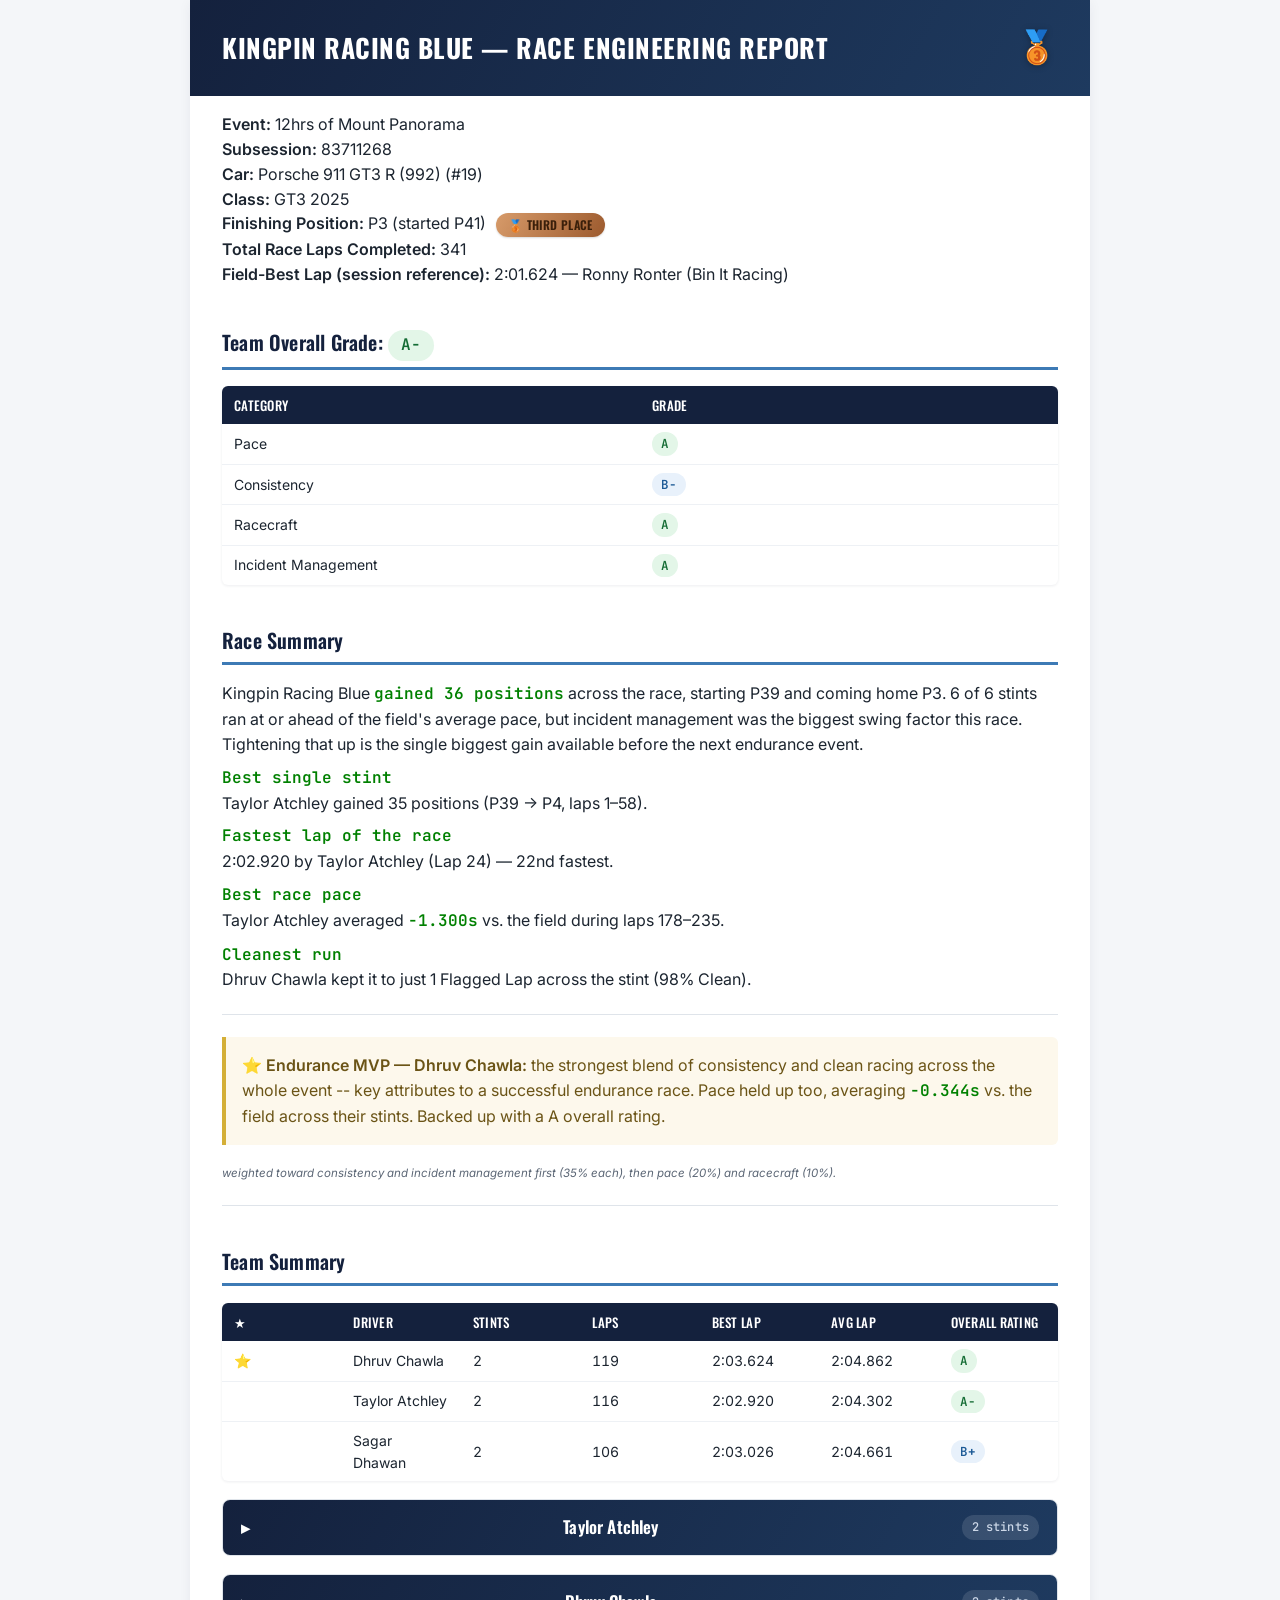
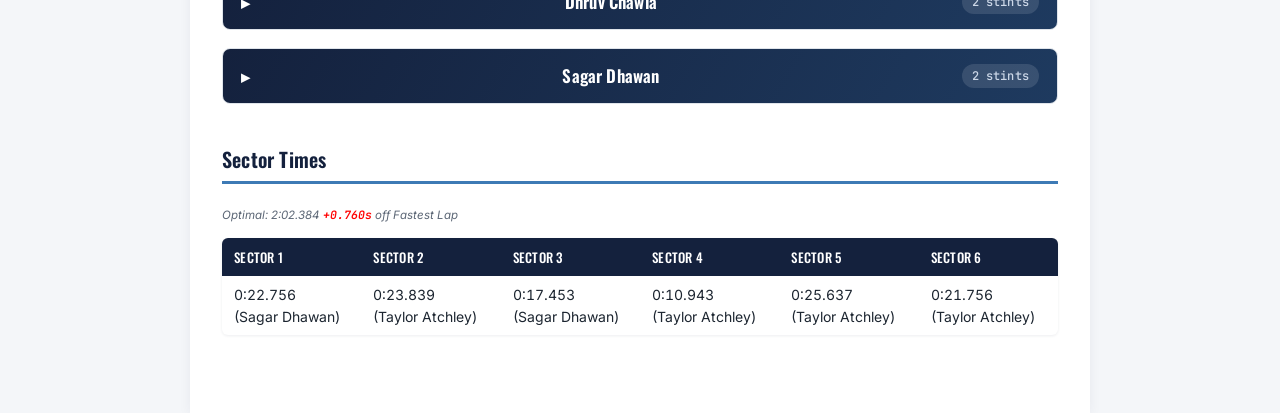
<file: reports/Bathurst12hr.html>
<!DOCTYPE html>
<html lang="en">
<head>
<meta charset="utf-8">
<meta name="viewport" content="width=device-width, initial-scale=1">
<meta name="description" content="Race report for 12hrs of Mount Panorama.">
<title>Kingpin Racing Blue — Race Report</title>
<link rel="preconnect" href="https://fonts.googleapis.com">
<link href="https://fonts.googleapis.com/css2?family=Oswald:wght@500;600;700&family=Inter:wght@400;500;600&family=JetBrains+Mono:wght@500;600&display=swap" rel="stylesheet">
<style>
:root {
    --navy: #14213d;
    --navy-2: #1e3a5f;
    --accent: #3d7ab5;
    --bg: #f4f6f9;
    --card: #ffffff;
    --ink: #1c2530;
    --muted: #5b6675;
    --green-bg: #e3f6e8; --green-ink: #146c34;
    --blue-bg: #e8f1fb;  --blue-ink: #1c5a96;
    --amber-bg: #fdf3d9; --amber-ink: #8a6a08;
    --orange-bg: #fce3cf; --orange-ink: #9a4b13;
    --red-bg: #fbe0e0;   --red-ink: #a3211d;
}
* { box-sizing: border-box; }
body {
    margin: 0;
    background: var(--bg);
    color: var(--ink);
    font-family: 'Inter', -apple-system, sans-serif;
    line-height: 1.55;
}
h1 {
    font-family: 'Oswald', sans-serif;
    font-weight: 700;
    letter-spacing: 0.02em;
    text-transform: uppercase;
    color: #fff;
    background: linear-gradient(120deg, var(--navy), var(--navy-2));
    margin: 0;
    padding: 28px 32px;
    font-size: 26px;
}
h1.team-banner {
    font-size: 20px;
    padding: 18px 32px;
    background: linear-gradient(120deg, var(--accent), var(--navy-2));
}
hr.team-divider {
    border: none;
    border-top: 8px solid var(--bg);
    margin: 0;
}
h2 {
    font-family: 'Oswald', sans-serif;
    font-weight: 600;
    color: var(--navy);
    border-bottom: 3px solid var(--accent);
    padding-bottom: 6px;
    margin-top: 40px;
    font-size: 20px;
    letter-spacing: 0.01em;
    scroll-margin-top: 84px;
}
h3 {
    font-family: 'Oswald', sans-serif;
    font-weight: 600;
    color: var(--navy-2);
    margin-top: 26px;
    font-size: 16px;
    border-left: 4px solid var(--accent);
    padding-left: 10px;
    scroll-margin-top: 84px;
}
.driver-drawer {
    margin: 18px 0;
    border: 1px solid #dfe4ea;
    border-radius: 8px;
    overflow: hidden;
}
.driver-drawer summary {
    list-style: none;
    cursor: pointer;
    padding: 14px 18px;
    background: linear-gradient(120deg, var(--navy), var(--navy-2));
    color: #fff;
    display: flex;
    align-items: center;
    justify-content: space-between;
    font-family: 'Oswald', sans-serif;
    font-weight: 600;
    font-size: 17px;
    letter-spacing: 0.01em;
}
.driver-drawer summary::-webkit-details-marker { display: none; }
.driver-drawer summary::before {
    content: "▸";
    display: inline-block;
    margin-right: 10px;
    transition: transform 0.15s;
}
.driver-drawer[open] summary::before { transform: rotate(90deg); }
.driver-drawer summary:hover { background: linear-gradient(120deg, var(--navy-2), var(--accent)); }
.drawer-meta {
    font-family: 'JetBrains Mono', monospace;
    font-size: 12px;
    font-weight: 500;
    color: #cdd8e8;
    background: rgba(255,255,255,0.12);
    padding: 3px 10px;
    border-radius: 12px;
}
.drawer-body { padding: 4px 20px 8px 20px; }
.drawer-body h3:first-child { margin-top: 14px; }
strong { font-weight: 600; }
em { color: var(--muted); font-size: 0.72em; }
hr { border: none; border-top: 1px solid #dfe4ea; margin: 22px 0; }
blockquote {
    border-left: 4px solid #d4af37;
    margin: 14px 0;
    padding: 8px 16px;
    background: #fdf8ec;
    color: #6b5416;
    border-radius: 0 6px 6px 0;
}
table {
    border-collapse: collapse;
    width: 100%;
    table-layout: fixed;
    margin: 12px 0 18px 0;
    font-size: 14px;
    background: var(--card);
    box-shadow: 0 1px 3px rgba(20,33,61,0.08);
    border-radius: 6px;
    overflow: hidden;
}
th {
    background: var(--navy);
    color: #fff;
    text-align: left;
    padding: 9px 12px;
    font-family: 'Oswald', sans-serif;
    font-weight: 500;
    letter-spacing: 0.02em;
    font-size: 13px;
    text-transform: uppercase;
    word-wrap: break-word;
    overflow-wrap: break-word;
}
td {
    border-bottom: 1px solid #eef1f5;
    padding: 8px 12px;
    font-variant-numeric: tabular-nums;
    word-wrap: break-word;
    overflow-wrap: break-word;
}
tr:last-child td { border-bottom: none; }
tr:hover td { background: #fafbfd; }
.grade {
    display: inline-block;
    font-family: 'JetBrains Mono', monospace;
    font-weight: 600;
    font-size: 12.5px;
    padding: 2px 9px;
    border-radius: 20px;
}
h2 .grade { font-size: 16px; padding: 3px 13px; vertical-align: middle; }
.grade-A { background: var(--green-bg); color: var(--green-ink); }
.grade-B { background: var(--blue-bg); color: var(--blue-ink); }
.grade-C { background: var(--amber-bg); color: var(--amber-ink); }
.grade-D { background: var(--orange-bg); color: var(--orange-ink); }
.grade-F { background: var(--red-bg); color: var(--red-ink); }
.podium-badge {
    display: inline-block;
    font-family: 'Oswald', sans-serif;
    font-weight: 600;
    font-size: 12px;
    letter-spacing: 0.03em;
    padding: 3px 12px;
    border-radius: 20px;
    margin-left: 6px;
    vertical-align: middle;
    box-shadow: 0 1px 2px rgba(0,0,0,0.15);
}
.podium-badge.podium-gold { background: linear-gradient(120deg, #f7d774, #c9971a); color: #4a3200; }
.podium-badge.podium-silver { background: linear-gradient(120deg, #e6e9ec, #aab2ba); color: #2b3238; }
.podium-badge.podium-bronze { background: linear-gradient(120deg, #d79b6a, #9c5a2e); color: #3a1f0a; }
.banner-trophy {
    float: right;
    font-size: 32px;
    line-height: 1;
    filter: drop-shadow(0 1px 3px rgba(0,0,0,0.3));
}
h1.team-banner .banner-trophy { font-size: 26px; }
span[style*="color:green"] { font-weight: 600; font-family: 'JetBrains Mono', monospace; }
span[style*="color:red"] { font-weight: 600; font-family: 'JetBrains Mono', monospace; }
ul { margin: 6px 0 14px 0; padding-left: 22px; }
li { margin-bottom: 4px; }
p { margin: 8px 0; }
.wrap { max-width: 900px; margin: 0 auto; background: var(--card); box-shadow: 0 2px 12px rgba(20,33,61,0.06); min-height: 100vh; }
.content { padding: 8px 32px 60px 32px; }
@media (max-width: 640px) {
    h1 { font-size: 20px; padding: 20px 18px; }
    .content { padding: 4px 18px 40px 18px; }
    table { font-size: 11px; }
    th, td { padding: 5px 4px; }
    .grade { font-size: 10.5px; padding: 1px 6px; }
}
@media (prefers-reduced-motion: reduce) {
    * { scroll-behavior: auto !important; transition: none !important; }
}
html { scroll-behavior: smooth; }
</style>
</head>
<body>
<div class="wrap">
<h1>Kingpin Racing Blue — Race Engineering Report<span class="banner-trophy">🥉</span></h1>
<div class="content">


<p><strong>Event:</strong> 12hrs of Mount Panorama<br />
<strong>Subsession:</strong> 83711268<br />
<strong>Car:</strong> Porsche 911 GT3 R (992) (#19)<br />
<strong>Class:</strong> GT3 2025<br />
<strong>Finishing Position:</strong> P3 (started P41) <span class="podium-badge podium-bronze">🥉 THIRD PLACE</span><br />
<strong>Total Race Laps Completed:</strong> 341<br />
<strong>Field-Best Lap (session reference):</strong> 2:01.624 — Ronny Ronter (Bin It Racing)  </p>
<h2>Team Overall Grade: <span class="grade grade-A">A-</span></h2>
<table>
<thead>
<tr>
<th>Category</th>
<th>Grade</th>
</tr>
</thead>
<tbody>
<tr>
<td>Pace</td>
<td><span class="grade grade-A">A</span></td>
</tr>
<tr>
<td>Consistency</td>
<td><span class="grade grade-B">B-</span></td>
</tr>
<tr>
<td>Racecraft</td>
<td><span class="grade grade-A">A</span></td>
</tr>
<tr>
<td>Incident Management</td>
<td><span class="grade grade-A">A</span></td>
</tr>
</tbody>
</table>
<h2>Race Summary</h2>
<p>Kingpin Racing Blue <span style="color:green">gained 36 positions</span> across the race, starting P39 and coming home P3. 6 of 6 stints ran at or ahead of the field's average pace, but incident management was the biggest swing factor this race. Tightening that up is the single biggest gain available before the next endurance event.</p>
<p><strong><span style="color:green">Best single stint</span></strong><br />
Taylor Atchley gained 35 positions (P39 → P4, laps 1–58).</p>
<p><strong><span style="color:green">Fastest lap of the race</span></strong><br />
2:02.920 by Taylor Atchley (Lap 24) — 22nd fastest.</p>
<p><strong><span style="color:green">Best race pace</span></strong><br />
Taylor Atchley averaged <span style="color:green">-1.300s</span> vs. the field during laps 178–235.</p>
<p><strong><span style="color:green">Cleanest run</span></strong><br />
Dhruv Chawla kept it to just 1 Flagged Lap across the stint (98% Clean).</p>
<hr />
<blockquote>
<p>⭐ <strong>Endurance MVP — Dhruv Chawla:</strong> the strongest blend of consistency and clean racing across the whole event -- key attributes to a successful endurance race. Pace held up too, averaging <span style="color:green">-0.344s</span> vs. the field across their stints. Backed up with a A overall rating.</p>
</blockquote>
<p><em>weighted toward consistency and incident management first (35% each), then pace (20%) and racecraft (10%).</em></p>
<hr />
<h2>Team Summary</h2>
<table>
<thead>
<tr>
<th>★</th>
<th>Driver</th>
<th>Stints</th>
<th>Laps</th>
<th>Best Lap</th>
<th>Avg Lap</th>
<th>Overall Rating</th>
</tr>
</thead>
<tbody>
<tr>
<td>⭐</td>
<td>Dhruv Chawla</td>
<td>2</td>
<td>119</td>
<td>2:03.624</td>
<td>2:04.862</td>
<td><span class="grade grade-A">A</span></td>
</tr>
<tr>
<td></td>
<td>Taylor Atchley</td>
<td>2</td>
<td>116</td>
<td>2:02.920</td>
<td>2:04.302</td>
<td><span class="grade grade-A">A-</span></td>
</tr>
<tr>
<td></td>
<td>Sagar Dhawan</td>
<td>2</td>
<td>106</td>
<td>2:03.026</td>
<td>2:04.661</td>
<td><span class="grade grade-B">B+</span></td>
</tr>
</tbody>
</table>
<details class="driver-drawer"><summary><span class="drawer-name">Taylor Atchley</span><span class="drawer-meta">2 stints</span></summary><div class="drawer-body">
<h3>Stint 1 — Laps 1–58 (58 laps)</h3>
<ul>
<li><strong>Position:</strong> P39 → P4 (<span style="color:green">Gained 35</span>)</li>
<li><strong>Fastest Lap:</strong> 2:02.920 (Lap 24)</li>
<li><strong>Average Lap:</strong> 2:04.059</li>
<li><strong>Consistency Rating:</strong> Strong</li>
<li><strong>Lap Trend:</strong> 🟢 <span style="color:green">-0.868s</span></li>
</ul>
<table>
<thead>
<tr>
<th>Pace</th>
<th>Consistency</th>
<th>Racecraft</th>
<th>Incident Management</th>
</tr>
</thead>
<tbody>
<tr>
<td><span class="grade grade-A">A</span></td>
<td><span class="grade grade-B">B-</span></td>
<td><span class="grade grade-A">A+</span></td>
<td><span class="grade grade-C">C</span></td>
</tr>
</tbody>
</table>
<p><strong>Incident Analysis:</strong> 6 flagged laps.<br />
  4x off track, 2x car contact</p>
<p>🟢 <strong>Strengths:</strong><br />
- Strong lap-to-lap consistency (stdev 0.665s).<br />
- Lap times improved as the stint progressed, showing excellent adaptation and tire management.<br />
- Net position gain of 35 during the stint.</p>
<p>🟡 <strong>Opportunities:</strong><br />
- 6 incident-flagged laps this stint -- 4x off track, 2x car contact.</p>
<p>🔴 <strong>Critical Moments:</strong> <strong>Time Loss: 28.662s</strong><br />
- Lap 1: car contact — <span style="color:red">+19.079s</span>.<br />
- Lap 3: car contact — <span style="color:red">+9.582s</span>.</p>
<hr />
<h3>Stint 2 — Laps 178–235 (58 laps)</h3>
<ul>
<li><strong>Position:</strong> P4 → P2 (<span style="color:green">Gained 2</span>)</li>
<li><strong>Fastest Lap:</strong> 2:03.779 (Lap 205)</li>
<li><strong>Average Lap:</strong> 2:04.546</li>
<li><strong>Consistency Rating:</strong> Strong</li>
<li><strong>Lap Trend:</strong> 🟢 <span style="color:green">-0.310s</span></li>
</ul>
<table>
<thead>
<tr>
<th>Pace</th>
<th>Consistency</th>
<th>Racecraft</th>
<th>Incident Management</th>
</tr>
</thead>
<tbody>
<tr>
<td><span class="grade grade-A">A+</span></td>
<td><span class="grade grade-B">B+</span></td>
<td><span class="grade grade-A">A+</span></td>
<td><span class="grade grade-A">A+</span></td>
</tr>
</tbody>
</table>
<p><strong>Incident Analysis:</strong> 2 flagged laps.<br />
  2x off track</p>
<p>🟢 <strong>Strengths:</strong><br />
- Strong lap-to-lap consistency (stdev 0.495s).<br />
- Lap times improved as the stint progressed, showing excellent adaptation and tire management.<br />
- Net position gain of 2 during the stint.</p>
<p>🟡 <strong>Opportunities:</strong><br />
- A strong, clean performance.  Find the Last 1%.</p>
<hr />
<p><strong>Engineering Notes</strong><br />
- 2x car contact incidents -- Making friends.. One Door at a time..<br />
- Textbook rhythm in Stint 2, this is the Benchmark!</p>
<p><strong>Sector Consistency</strong></p>
<table>
<thead>
<tr>
<th>Sector 1</th>
<th>Sector 2</th>
<th>Sector 3</th>
<th>Sector 4</th>
<th>Sector 5</th>
<th>Sector 6</th>
</tr>
</thead>
<tbody>
<tr>
<td><span style="color:purple">0.095s</span></td>
<td>0.280s</td>
<td><span style="color:purple">0.210s</span></td>
<td><span style="color:purple">0.124s</span></td>
<td><span style="color:purple">0.173s</span></td>
<td><span style="color:purple">0.201s</span></td>
</tr>
</tbody>
</table>
<hr />
</div></details><details class="driver-drawer"><summary><span class="drawer-name">Dhruv Chawla</span><span class="drawer-meta">2 stints</span></summary><div class="drawer-body">
<h3>Stint 1 — Laps 59–118 (60 laps)</h3>
<ul>
<li><strong>Position:</strong> P6 → P4 (<span style="color:green">Gained 2</span>)</li>
<li><strong>Fastest Lap:</strong> 2:03.624 (Lap 115)</li>
<li><strong>Average Lap:</strong> 2:04.528</li>
<li><strong>Consistency Rating:</strong> Strong</li>
<li><strong>Lap Trend:</strong> 🟢 <span style="color:green">-0.815s</span></li>
</ul>
<table>
<thead>
<tr>
<th>Pace</th>
<th>Consistency</th>
<th>Racecraft</th>
<th>Incident Management</th>
</tr>
</thead>
<tbody>
<tr>
<td><span class="grade grade-A">A-</span></td>
<td><span class="grade grade-B">B-</span></td>
<td><span class="grade grade-A">A+</span></td>
<td><span class="grade grade-A">A+</span></td>
</tr>
</tbody>
</table>
<p><strong>Incident Analysis:</strong> 1 flagged lap.<br />
  1x off track</p>
<p>🟢 <strong>Strengths:</strong><br />
- Strong lap-to-lap consistency (stdev 0.646s).<br />
- Lap times improved as the stint progressed, showing excellent adaptation and tire management.<br />
- Net position gain of 2 during the stint.</p>
<p>🟡 <strong>Opportunities:</strong><br />
- A strong, clean performance.  Find the Last 1%.</p>
<p>🔴 <strong>Critical Moments:</strong> <strong>Time Loss: 3.230s</strong><br />
- Lap 61: off track — <span style="color:red">+3.230s</span>.</p>
<hr />
<h3>Stint 2 — Laps 236–294 (59 laps)</h3>
<ul>
<li><strong>Position:</strong> P3 → P2 (<span style="color:green">Gained 1</span>)</li>
<li><strong>Fastest Lap:</strong> 2:04.161 (Lap 278)</li>
<li><strong>Average Lap:</strong> 2:05.202</li>
<li><strong>Consistency Rating:</strong> Strong</li>
<li><strong>Lap Trend:</strong> 🟢 <span style="color:green">-0.518s</span></li>
</ul>
<table>
<thead>
<tr>
<th>Pace</th>
<th>Consistency</th>
<th>Racecraft</th>
<th>Incident Management</th>
</tr>
</thead>
<tbody>
<tr>
<td><span class="grade grade-A">A-</span></td>
<td><span class="grade grade-B">B</span></td>
<td><span class="grade grade-A">A+</span></td>
<td><span class="grade grade-A">A+</span></td>
</tr>
</tbody>
</table>
<p><strong>Incident Analysis:</strong> 1 flagged lap.<br />
  1x off track</p>
<p>🟢 <strong>Strengths:</strong><br />
- Strong lap-to-lap consistency (stdev 0.606s).<br />
- Lap times improved as the stint progressed, showing excellent adaptation and tire management.<br />
- Net position gain of 1 during the stint.</p>
<p>🟡 <strong>Opportunities:</strong><br />
- A strong, clean performance.  Find the Last 1%.</p>
<hr />
<p><strong>Engineering Notes</strong><br />
- Textbook rhythm in Stint 1, this is the Benchmark!<br />
- Textbook rhythm in Stint 2, this is the Benchmark!</p>
<p><strong>Sector Consistency</strong></p>
<p><em>Individual sector data is unavailable.</em></p>
<hr />
</div></details><details class="driver-drawer"><summary><span class="drawer-name">Sagar Dhawan</span><span class="drawer-meta">2 stints</span></summary><div class="drawer-body">
<h3>Stint 1 — Laps 119–177 (59 laps)</h3>
<ul>
<li><strong>Position:</strong> P4 → P2 (<span style="color:green">Gained 2</span>)</li>
<li><strong>Fastest Lap:</strong> 2:03.026 (Lap 176)</li>
<li><strong>Average Lap:</strong> 2:04.180</li>
<li><strong>Consistency Rating:</strong> Strong</li>
<li><strong>Lap Trend:</strong> 🟢 <span style="color:green">-0.493s</span></li>
</ul>
<table>
<thead>
<tr>
<th>Pace</th>
<th>Consistency</th>
<th>Racecraft</th>
<th>Incident Management</th>
</tr>
</thead>
<tbody>
<tr>
<td><span class="grade grade-A">A+</span></td>
<td><span class="grade grade-B">B</span></td>
<td><span class="grade grade-B">B+</span></td>
<td><span class="grade grade-A">A+</span></td>
</tr>
</tbody>
</table>
<p><strong>Incident Analysis:</strong> 3 flagged laps.<br />
  3x off track</p>
<p>🟢 <strong>Strengths:</strong><br />
- Strong lap-to-lap consistency (stdev 0.508s).<br />
- Lap times improved as the stint progressed, showing excellent adaptation and tire management.<br />
- Net position gain of 2 during the stint.</p>
<p>🟡 <strong>Opportunities:</strong><br />
- 3 incident-flagged laps this stint -- 3x off track.</p>
<p>🔴 <strong>Critical Moments:</strong> <strong>Time Loss: 5.338s</strong><br />
- Lap 151: off track — <span style="color:red">+2.956s</span>.<br />
- Lap 137: off track — <span style="color:red">+2.381s</span>.</p>
<hr />
<h3>Stint 2 — Laps 295–341 (47 laps)</h3>
<ul>
<li><strong>Position:</strong> P3 → P3 (Held position)</li>
<li><strong>Fastest Lap:</strong> 2:03.699 (Lap 322)</li>
<li><strong>Average Lap:</strong> 2:05.283</li>
<li><strong>Consistency Rating:</strong> <span style="color:red">Inconsistent</span></li>
<li><strong>Lap Trend:</strong> 🔴 <span style="color:red">+1.410s</span></li>
</ul>
<table>
<thead>
<tr>
<th>Pace</th>
<th>Consistency</th>
<th>Racecraft</th>
<th>Incident Management</th>
</tr>
</thead>
<tbody>
<tr>
<td><span class="grade grade-A">A-</span></td>
<td><span class="grade grade-D">D</span></td>
<td><span class="grade grade-B">B-</span></td>
<td><span class="grade grade-B">B</span></td>
</tr>
</tbody>
</table>
<p><strong>Incident Analysis:</strong> 3 flagged laps.<br />
  3x off track, 1x car contact</p>
<p>🟢 <strong>Strengths:</strong><br />
- Delivered the Package. Next Time Faster..</p>
<p>🟡 <strong>Opportunities:</strong><br />
- Lap time spread was inconsistent (stdev 1.044s) -- Consistency creates Speed.<br />
- Pace dropped 1.410s from the start to the end of the run -- Save the Fuel, Save the Tires, Save the Pace.<br />
- 3 incident-flagged laps this stint -- 3x off track, 1x car contact.</p>
<p>🔴 <strong>Critical Moments:</strong> <strong>Time Loss: 4.965s</strong><br />
- Lap 326: off track, car contact — <span style="color:red">+4.965s</span>.</p>
<hr />
<p><strong>Engineering Notes</strong><br />
- Textbook rhythm in Stint 1, this is the Benchmark!<br />
- Car contact incident -- Zero contact is always faster than fixing damage..<br />
- Significant late-stint pace drop-off -- Save It Early, Use It Late.  Every Slide Has a Cost..</p>
<p><strong>Sector Consistency</strong></p>
<table>
<thead>
<tr>
<th>Sector 1</th>
<th>Sector 2</th>
<th>Sector 3</th>
<th>Sector 4</th>
<th>Sector 5</th>
<th>Sector 6</th>
</tr>
</thead>
<tbody>
<tr>
<td>0.137s</td>
<td><span style="color:purple">0.221s</span></td>
<td>0.240s</td>
<td>0.155s</td>
<td>0.218s</td>
<td>0.243s</td>
</tr>
</tbody>
</table>
</div></details><h2>Sector Times</h2>
<p><em>Optimal: 2:02.384</em>  <em><span style="color:red">+0.760s</span> off Fastest Lap</em></p>
<table>
<thead>
<tr>
<th>Sector 1</th>
<th>Sector 2</th>
<th>Sector 3</th>
<th>Sector 4</th>
<th>Sector 5</th>
<th>Sector 6</th>
</tr>
</thead>
<tbody>
<tr>
<td>0:22.756<br>(Sagar Dhawan)</td>
<td>0:23.839<br>(Taylor Atchley)</td>
<td>0:17.453<br>(Sagar Dhawan)</td>
<td>0:10.943<br>(Taylor Atchley)</td>
<td>0:25.637<br>(Taylor Atchley)</td>
<td>0:21.756<br>(Taylor Atchley)</td>
</tr>
</tbody>
</table>
</div>
</div>
</body>
</html>
</file>
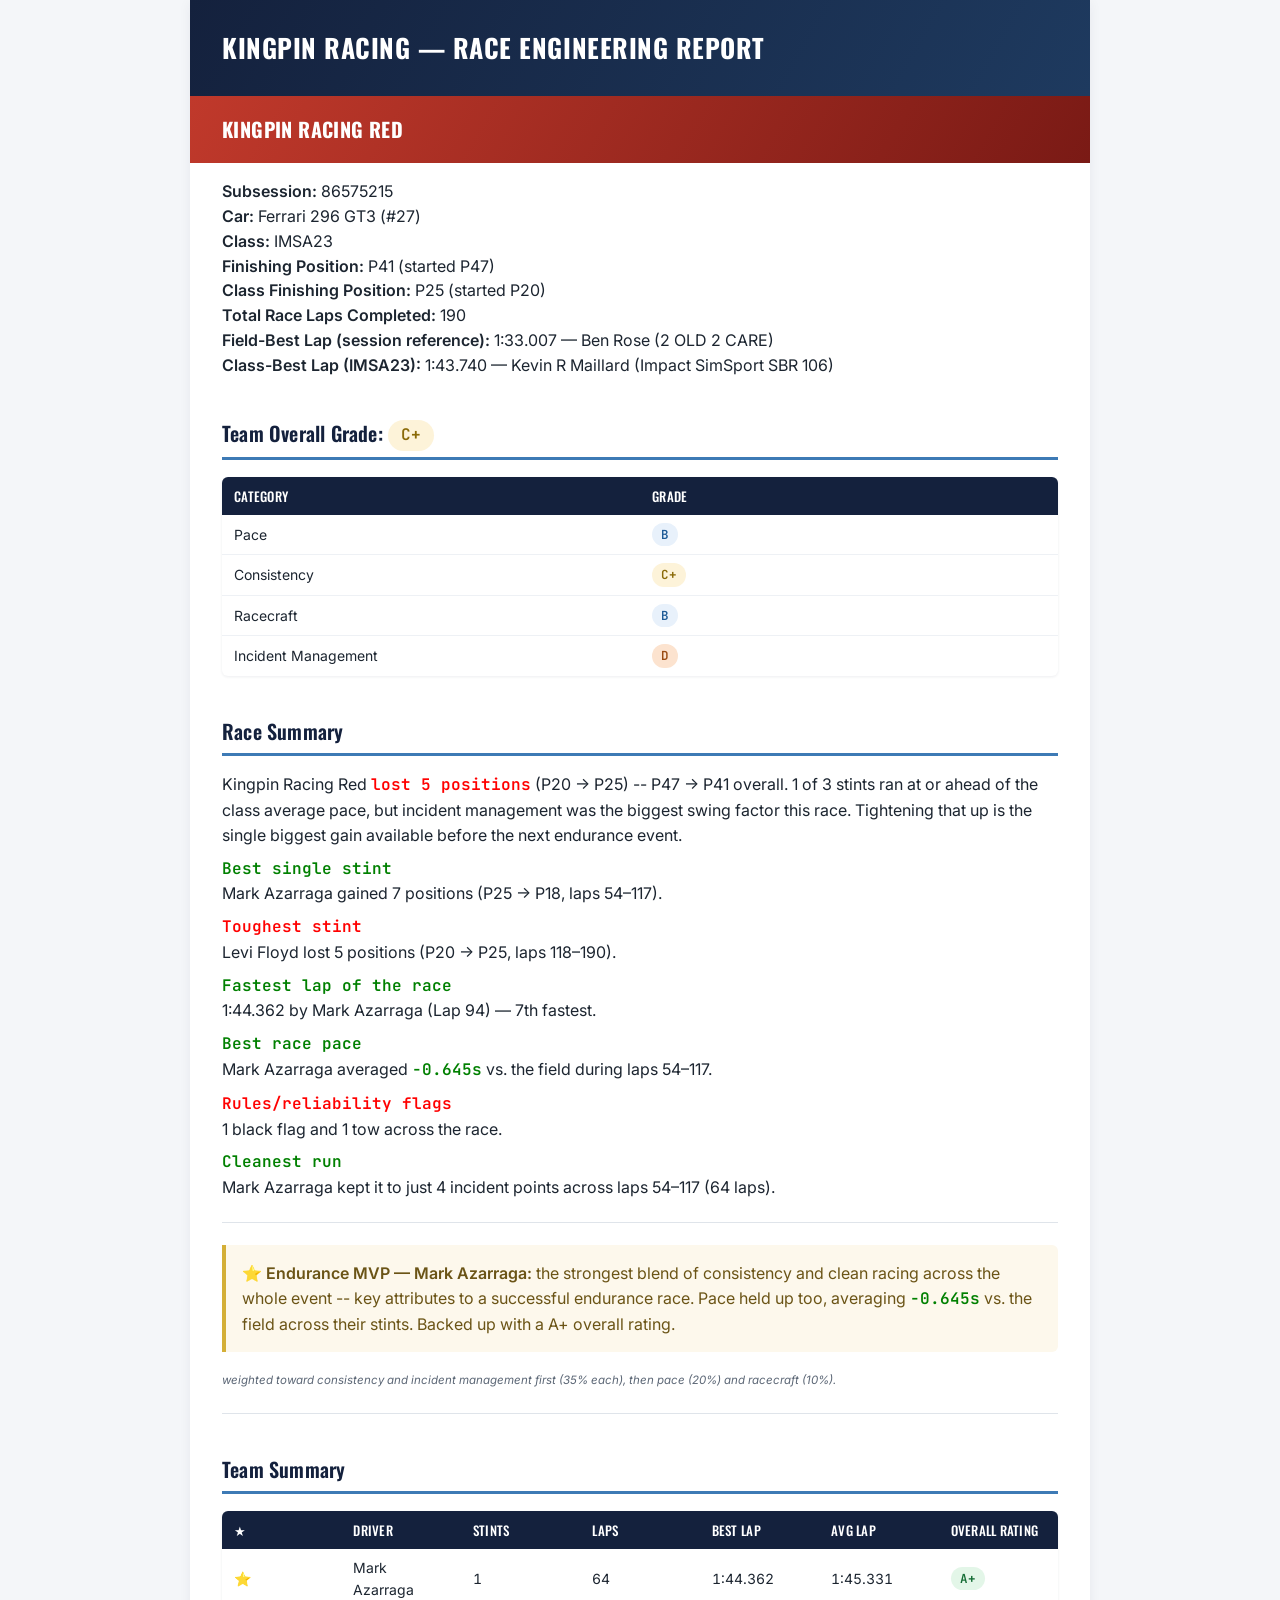
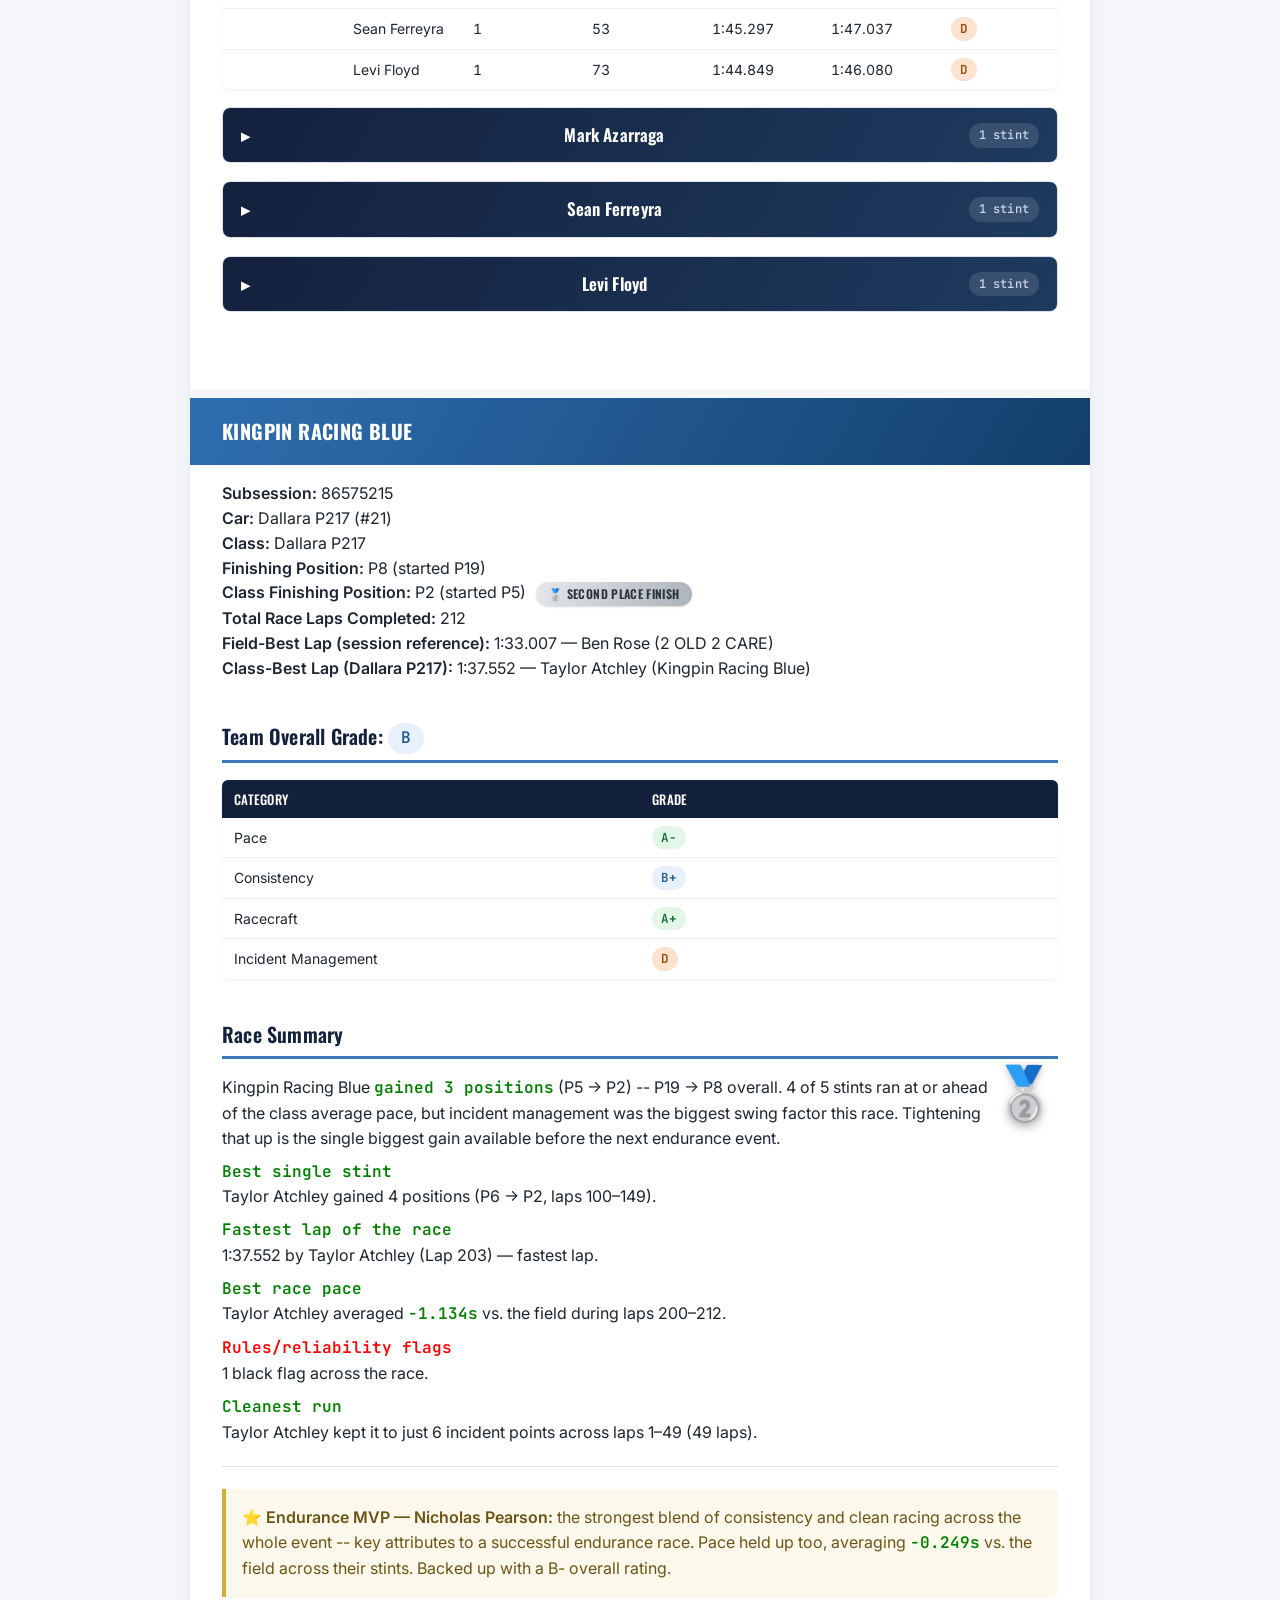
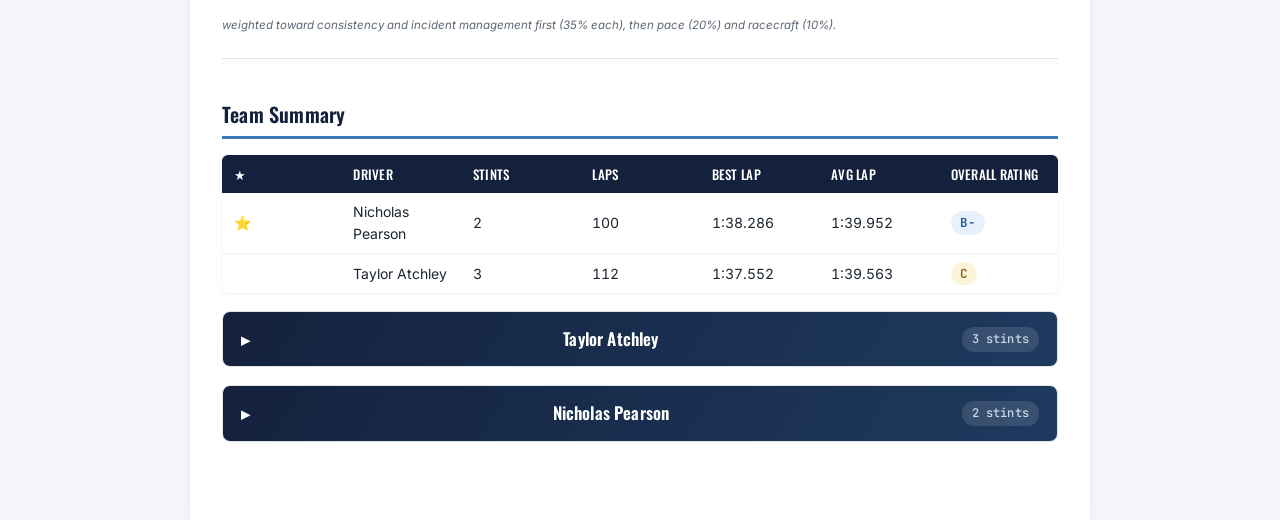
<file: reports/KingpinWatkinsJun19.html>
<!DOCTYPE html>
<html lang="en">
<head>
<meta charset="utf-8">
<meta name="viewport" content="width=device-width, initial-scale=1">
<title>Kingpin Racing — Race Report</title>
<link rel="preconnect" href="https://fonts.googleapis.com">
<link href="https://fonts.googleapis.com/css2?family=Oswald:wght@500;600;700&family=Inter:wght@400;500;600&family=JetBrains+Mono:wght@500;600&display=swap" rel="stylesheet">
<style>
:root {
    --navy: #14213d;
    --navy-2: #1e3a5f;
    --accent: #3d7ab5;
    --bg: #f4f6f9;
    --card: #ffffff;
    --ink: #1c2530;
    --muted: #5b6675;
    --green-bg: #e3f6e8; --green-ink: #146c34;
    --blue-bg: #e8f1fb;  --blue-ink: #1c5a96;
    --amber-bg: #fdf3d9; --amber-ink: #8a6a08;
    --orange-bg: #fce3cf; --orange-ink: #9a4b13;
    --red-bg: #fbe0e0;   --red-ink: #a3211d;
}
* { box-sizing: border-box; }
body {
    margin: 0;
    background: var(--bg);
    color: var(--ink);
    font-family: 'Inter', -apple-system, sans-serif;
    line-height: 1.55;
}
h1 {
    font-family: 'Oswald', sans-serif;
    font-weight: 700;
    letter-spacing: 0.02em;
    text-transform: uppercase;
    color: #fff;
    background: linear-gradient(120deg, var(--navy), var(--navy-2));
    margin: 0;
    padding: 28px 32px;
    font-size: 26px;
}
h1.team-banner {
    font-size: 20px;
    padding: 18px 32px;
    background: linear-gradient(120deg, var(--accent), var(--navy-2));
}
hr.team-divider {
    border: none;
    border-top: 8px solid var(--bg);
    margin: 0;
}
h2 {
    font-family: 'Oswald', sans-serif;
    font-weight: 600;
    color: var(--navy);
    border-bottom: 3px solid var(--accent);
    padding-bottom: 6px;
    margin-top: 40px;
    font-size: 20px;
    letter-spacing: 0.01em;
    scroll-margin-top: 84px;
}
h3 {
    font-family: 'Oswald', sans-serif;
    font-weight: 600;
    color: var(--navy-2);
    margin-top: 26px;
    font-size: 16px;
    border-left: 4px solid var(--accent);
    padding-left: 10px;
    scroll-margin-top: 84px;
}
.driver-drawer {
    margin: 18px 0;
    border: 1px solid #dfe4ea;
    border-radius: 8px;
    overflow: hidden;
}
.driver-drawer summary {
    list-style: none;
    cursor: pointer;
    padding: 14px 18px;
    background: linear-gradient(120deg, var(--navy), var(--navy-2));
    color: #fff;
    display: flex;
    align-items: center;
    justify-content: space-between;
    font-family: 'Oswald', sans-serif;
    font-weight: 600;
    font-size: 17px;
    letter-spacing: 0.01em;
}
.driver-drawer summary::-webkit-details-marker { display: none; }
.driver-drawer summary::before {
    content: "▸";
    display: inline-block;
    margin-right: 10px;
    transition: transform 0.15s;
}
.driver-drawer[open] summary::before { transform: rotate(90deg); }
.driver-drawer summary:hover { background: linear-gradient(120deg, var(--navy-2), var(--accent)); }
.drawer-meta {
    font-family: 'JetBrains Mono', monospace;
    font-size: 12px;
    font-weight: 500;
    color: #cdd8e8;
    background: rgba(255,255,255,0.12);
    padding: 3px 10px;
    border-radius: 12px;
}
.drawer-body { padding: 4px 20px 8px 20px; }
.drawer-body h3:first-child { margin-top: 14px; }
strong { font-weight: 600; }
em { color: var(--muted); font-size: 0.72em; }
hr { border: none; border-top: 1px solid #dfe4ea; margin: 22px 0; }
blockquote {
    border-left: 4px solid #d4af37;
    margin: 14px 0;
    padding: 8px 16px;
    background: #fdf8ec;
    color: #6b5416;
    border-radius: 0 6px 6px 0;
}
table {
    border-collapse: collapse;
    width: 100%;
    table-layout: fixed;
    margin: 12px 0 18px 0;
    font-size: 14px;
    background: var(--card);
    box-shadow: 0 1px 3px rgba(20,33,61,0.08);
    border-radius: 6px;
    overflow: hidden;
}
th {
    background: var(--navy);
    color: #fff;
    text-align: left;
    padding: 9px 12px;
    font-family: 'Oswald', sans-serif;
    font-weight: 500;
    letter-spacing: 0.02em;
    font-size: 13px;
    text-transform: uppercase;
    word-wrap: break-word;
    overflow-wrap: break-word;
}
td {
    border-bottom: 1px solid #eef1f5;
    padding: 8px 12px;
    font-variant-numeric: tabular-nums;
    word-wrap: break-word;
    overflow-wrap: break-word;
}
tr:last-child td { border-bottom: none; }
tr:hover td { background: #fafbfd; }
.grade {
    display: inline-block;
    font-family: 'JetBrains Mono', monospace;
    font-weight: 600;
    font-size: 12.5px;
    padding: 2px 9px;
    border-radius: 20px;
}
h2 .grade { font-size: 16px; padding: 3px 13px; vertical-align: middle; }
.grade-A { background: var(--green-bg); color: var(--green-ink); }
.grade-B { background: var(--blue-bg); color: var(--blue-ink); }
.grade-C { background: var(--amber-bg); color: var(--amber-ink); }
.grade-D { background: var(--orange-bg); color: var(--orange-ink); }
.grade-F { background: var(--red-bg); color: var(--red-ink); }
.podium-badge {
    display: inline-block;
    font-family: 'Oswald', sans-serif;
    font-weight: 600;
    font-size: 12px;
    letter-spacing: 0.03em;
    padding: 3px 12px;
    border-radius: 20px;
    margin-left: 6px;
    vertical-align: middle;
    box-shadow: 0 1px 2px rgba(0,0,0,0.15);
}
.podium-badge.podium-gold { background: linear-gradient(120deg, #f7d774, #c9971a); color: #4a3200; }
.podium-badge.podium-silver { background: linear-gradient(120deg, #e6e9ec, #aab2ba); color: #2b3238; }
.podium-badge.podium-bronze { background: linear-gradient(120deg, #d79b6a, #9c5a2e); color: #3a1f0a; }
.podium-trophy {
    float: right;
    font-size: 54px;
    line-height: 1;
    margin: -8px 0 0 0;
    filter: drop-shadow(0 2px 4px rgba(0,0,0,0.25));
}
span[style*="color:green"] { font-weight: 600; font-family: 'JetBrains Mono', monospace; }
span[style*="color:red"] { font-weight: 600; font-family: 'JetBrains Mono', monospace; }
ul { margin: 6px 0 14px 0; padding-left: 22px; }
li { margin-bottom: 4px; }
p { margin: 8px 0; }
.wrap { max-width: 900px; margin: 0 auto; background: var(--card); box-shadow: 0 2px 12px rgba(20,33,61,0.06); min-height: 100vh; }
.content { padding: 8px 32px 60px 32px; }
@media (max-width: 640px) {
    h1 { font-size: 20px; padding: 20px 18px; }
    .content { padding: 4px 18px 40px 18px; }
    table { font-size: 11px; }
    th, td { padding: 5px 4px; }
    .grade { font-size: 10.5px; padding: 1px 6px; }
}
@media (prefers-reduced-motion: reduce) {
    * { scroll-behavior: auto !important; transition: none !important; }
}
html { scroll-behavior: smooth; }
</style>
</head>
<body>
<div class="wrap">
<h1>Kingpin Racing — Race Engineering Report</h1>
<h1 class="team-banner" style="background: linear-gradient(120deg, #c0392b, #7a1a15);">Kingpin Racing Red</h1>
<div class="content">

<p><strong>Subsession:</strong> 86575215<br />
<strong>Car:</strong> Ferrari 296 GT3 (#27)<br />
<strong>Class:</strong> IMSA23<br />
<strong>Finishing Position:</strong> P41 (started P47)<br />
<strong>Class Finishing Position:</strong> P25 (started P20)<br />
<strong>Total Race Laps Completed:</strong> 190<br />
<strong>Field-Best Lap (session reference):</strong> 1:33.007 — Ben Rose (2 OLD 2 CARE)<br />
<strong>Class-Best Lap (IMSA23):</strong> 1:43.740 — Kevin R Maillard (Impact SimSport SBR 106)  </p>
<h2>Team Overall Grade: <span class="grade grade-C">C+</span></h2>
<table>
<thead>
<tr>
<th>Category</th>
<th>Grade</th>
</tr>
</thead>
<tbody>
<tr>
<td>Pace</td>
<td><span class="grade grade-B">B</span></td>
</tr>
<tr>
<td>Consistency</td>
<td><span class="grade grade-C">C+</span></td>
</tr>
<tr>
<td>Racecraft</td>
<td><span class="grade grade-B">B</span></td>
</tr>
<tr>
<td>Incident Management</td>
<td><span class="grade grade-D">D</span></td>
</tr>
</tbody>
</table>
<h2>Race Summary</h2>
<p>Kingpin Racing Red <span style="color:red">lost 5 positions</span> (P20 → P25) -- P47 → P41 overall. 1 of 3 stints ran at or ahead of the class average pace, but incident management was the biggest swing factor this race. Tightening that up is the single biggest gain available before the next endurance event.</p>
<p><strong><span style="color:green">Best single stint</span></strong><br />
Mark Azarraga gained 7 positions (P25 → P18, laps 54–117).</p>
<p><strong><span style="color:red">Toughest stint</span></strong><br />
Levi Floyd lost 5 positions (P20 → P25, laps 118–190).</p>
<p><strong><span style="color:green">Fastest lap of the race</span></strong><br />
1:44.362 by Mark Azarraga (Lap 94) — 7th fastest.</p>
<p><strong><span style="color:green">Best race pace</span></strong><br />
Mark Azarraga averaged <span style="color:green">-0.645s</span> vs. the field during laps 54–117.</p>
<p><strong><span style="color:red">Rules/reliability flags</span></strong><br />
1 black flag and 1 tow across the race.</p>
<p><strong><span style="color:green">Cleanest run</span></strong><br />
Mark Azarraga kept it to just 4 incident points across laps 54–117 (64 laps).</p>
<hr />
<blockquote>
<p>⭐ <strong>Endurance MVP — Mark Azarraga:</strong> the strongest blend of consistency and clean racing across the whole event -- key attributes to a successful endurance race. Pace held up too, averaging <span style="color:green">-0.645s</span> vs. the field across their stints. Backed up with a A+ overall rating.</p>
</blockquote>
<p><em>weighted toward consistency and incident management first (35% each), then pace (20%) and racecraft (10%).</em></p>
<hr />
<h2>Team Summary</h2>
<table>
<thead>
<tr>
<th>★</th>
<th>Driver</th>
<th>Stints</th>
<th>Laps</th>
<th>Best Lap</th>
<th>Avg Lap</th>
<th>Overall Rating</th>
</tr>
</thead>
<tbody>
<tr>
<td>⭐</td>
<td>Mark Azarraga</td>
<td>1</td>
<td>64</td>
<td>1:44.362</td>
<td>1:45.331</td>
<td><span class="grade grade-A">A+</span></td>
</tr>
<tr>
<td></td>
<td>Sean Ferreyra</td>
<td>1</td>
<td>53</td>
<td>1:45.297</td>
<td>1:47.037</td>
<td><span class="grade grade-D">D</span></td>
</tr>
<tr>
<td></td>
<td>Levi Floyd</td>
<td>1</td>
<td>73</td>
<td>1:44.849</td>
<td>1:46.080</td>
<td><span class="grade grade-D">D</span></td>
</tr>
</tbody>
</table>
<details class="driver-drawer"><summary><span class="drawer-name">Mark Azarraga</span><span class="drawer-meta">1 stint</span></summary><div class="drawer-body">
<h3>Stint 1 — Laps 54–117 (64 laps)</h3>
<ul>
<li><strong>Position:</strong> P25 → P18 (<span style="color:green">Gained 7</span>)</li>
<li><strong>Fastest Lap:</strong> 1:44.362 (Lap 94)</li>
<li><strong>Average Lap:</strong> 1:45.331</li>
<li><strong>Consistency Rating:</strong> Moderate</li>
<li><strong>Lap Trend:</strong> 🟢 <span style="color:green">-0.377s</span></li>
</ul>
<table>
<thead>
<tr>
<th>Pace</th>
<th>Consistency</th>
<th>Racecraft</th>
<th>Incident Management</th>
</tr>
</thead>
<tbody>
<tr>
<td><span class="grade grade-A">A</span></td>
<td><span class="grade grade-A">A+</span></td>
<td><span class="grade grade-A">A+</span></td>
<td><span class="grade grade-A">A+</span></td>
</tr>
</tbody>
</table>
<p><strong>Incident Analysis:</strong> 4 flagged laps.<br />
  4x off track</p>
<p>🟢 <strong>Strengths:</strong><br />
- Pace actually improved through the stint -- strong tire/fuel management or building confidence.<br />
- Net position gain of 13 during the stint.</p>
<p>🟡 <strong>Opportunities:</strong><br />
- Lap time spread was moderate (stdev 0.602s) -- tightening the consistency band would add free pace over a full stint.<br />
- 4 incident-flagged laps this stint -- 4x off track.</p>
<hr />
<p><strong>Engineering Notes</strong><br />
- Stint 1: Nothing atypical to flag -- solid, representative stint with no driver-ability concerns.</p>
<hr />
</div></details><details class="driver-drawer"><summary><span class="drawer-name">Sean Ferreyra</span><span class="drawer-meta">1 stint</span></summary><div class="drawer-body">
<h3>Stint 1 — Laps 1–53 (53 laps)</h3>
<ul>
<li><strong>Position:</strong> P20 → P23 (<span style="color:red">Lost 3</span>)</li>
<li><strong>Fastest Lap:</strong> 1:45.297 (Lap 22)</li>
<li><strong>Average Lap:</strong> 1:47.037</li>
<li><strong>Consistency Rating:</strong> <span style="color:red">Inconsistent</span></li>
<li><strong>Lap Trend:</strong> 🟢 <span style="color:green">-2.550s</span></li>
</ul>
<table>
<thead>
<tr>
<th>Pace</th>
<th>Consistency</th>
<th>Racecraft</th>
<th>Incident Management</th>
</tr>
</thead>
<tbody>
<tr>
<td><span class="grade grade-B">B-</span></td>
<td><span class="grade grade-F">F</span></td>
<td><span class="grade grade-A">A</span></td>
<td><span class="grade grade-D">D</span></td>
</tr>
</tbody>
</table>
<p><strong>Incident Analysis:</strong> 6 flagged laps.<br />
  4x off track, 2x lost control, 2x car contact</p>
<p>🟢 <strong>Strengths:</strong><br />
- Pace actually improved through the stint -- strong tire/fuel management or building confidence.<br />
- Net position gain of 2 during the stint.</p>
<p>🟡 <strong>Opportunities:</strong><br />
- Lap time spread was inconsistent (stdev 5.256s) -- tightening the consistency band would add free pace over a full stint.<br />
- 6 incident-flagged laps this stint -- 4x off track, 2x lost control, 2x car contact.</p>
<hr />
<p><strong>Engineering Notes</strong><br />
- At least one lost-control moment -- worth a quick check-in on confidence at the limit.<br />
- One contact incident -- review the traffic situation on replay to see if it was avoidable.</p>
<hr />
</div></details><details class="driver-drawer"><summary><span class="drawer-name">Levi Floyd</span><span class="drawer-meta">1 stint</span></summary><div class="drawer-body">
<h3>Stint 1 — Laps 118–190 (73 laps)</h3>
<ul>
<li><strong>Position:</strong> P20 → P25 (<span style="color:red">Lost 5</span>)</li>
<li><strong>Fastest Lap:</strong> 1:44.849 (Lap 173)</li>
<li><strong>Average Lap:</strong> 1:46.080</li>
<li><strong>Consistency Rating:</strong> <span style="color:red">Inconsistent</span></li>
<li><strong>Lap Trend:</strong> 🔴 <span style="color:red">+0.757s</span></li>
</ul>
<table>
<thead>
<tr>
<th>Pace</th>
<th>Consistency</th>
<th>Racecraft</th>
<th>Incident Management</th>
</tr>
</thead>
<tbody>
<tr>
<td><span class="grade grade-B">B-</span></td>
<td><span class="grade grade-A">A-</span></td>
<td><span class="grade grade-D">D</span></td>
<td><span class="grade grade-F">F</span></td>
</tr>
</tbody>
</table>
<p><strong>Incident Analysis:</strong> 10 flagged laps.<br />
  9x off track, 2x contact, 1x black flag, 1x lost control, 1x discontinuity, 1x tow</p>
<p>🟢 <strong>Strengths:</strong><br />
- Completed the stint and kept the car on track for the handoff.</p>
<p>🟡 <strong>Opportunities:</strong><br />
- Lap time spread was inconsistent (stdev 1.203s) -- tightening the consistency band would add free pace over a full stint.<br />
- Pace dropped 0.757s from the start to the end of the run -- worth reviewing tire management/fuel-save technique late in stints.<br />
- Net position loss of 4 during the stint -- review traffic and pace relative to competitors.<br />
- 10 incident-flagged laps this stint -- 9x off track, 2x contact, 1x black flag.</p>
<p>🔴 <strong>Critical Moments:</strong> <strong>Time Loss: 0.000s</strong><br />
- Lap 134: black flag, contact, lost control, discontinuity, tow — no lap time recorded.</p>
<hr />
<p><strong>Engineering Notes</strong><br />
- At least one lost-control moment -- worth a quick check-in on confidence at the limit.<br />
- One contact incident -- review the traffic situation on replay to see if it was avoidable.<br />
- Picked up a black flag -- review the infraction with the driver directly.</p></div></details>
</div><hr class="team-divider">
<h1 class="team-banner" style="background: linear-gradient(120deg, #2f6fb0, #123f6b);">Kingpin Racing Blue</h1>
<div class="content">

<p><strong>Subsession:</strong> 86575215<br />
<strong>Car:</strong> Dallara P217 (#21)<br />
<strong>Class:</strong> Dallara P217<br />
<strong>Finishing Position:</strong> P8 (started P19)<br />
<strong>Class Finishing Position:</strong> P2 (started P5) <span class="podium-badge podium-silver">🥈 SECOND PLACE FINISH</span><br />
<strong>Total Race Laps Completed:</strong> 212<br />
<strong>Field-Best Lap (session reference):</strong> 1:33.007 — Ben Rose (2 OLD 2 CARE)<br />
<strong>Class-Best Lap (Dallara P217):</strong> 1:37.552 — Taylor Atchley (Kingpin Racing Blue)  </p>
<h2>Team Overall Grade: <span class="grade grade-B">B</span></h2>
<table>
<thead>
<tr>
<th>Category</th>
<th>Grade</th>
</tr>
</thead>
<tbody>
<tr>
<td>Pace</td>
<td><span class="grade grade-A">A-</span></td>
</tr>
<tr>
<td>Consistency</td>
<td><span class="grade grade-B">B+</span></td>
</tr>
<tr>
<td>Racecraft</td>
<td><span class="grade grade-A">A+</span></td>
</tr>
<tr>
<td>Incident Management</td>
<td><span class="grade grade-D">D</span></td>
</tr>
</tbody>
</table>
<h2>Race Summary</h2>
<span class="podium-trophy podium-silver">🥈</span>
<p>Kingpin Racing Blue <span style="color:green">gained 3 positions</span> (P5 → P2) -- P19 → P8 overall. 4 of 5 stints ran at or ahead of the class average pace, but incident management was the biggest swing factor this race. Tightening that up is the single biggest gain available before the next endurance event.</p>
<p><strong><span style="color:green">Best single stint</span></strong><br />
Taylor Atchley gained 4 positions (P6 → P2, laps 100–149).</p>
<p><strong><span style="color:green">Fastest lap of the race</span></strong><br />
1:37.552 by Taylor Atchley (Lap 203) — fastest lap.</p>
<p><strong><span style="color:green">Best race pace</span></strong><br />
Taylor Atchley averaged <span style="color:green">-1.134s</span> vs. the field during laps 200–212.</p>
<p><strong><span style="color:red">Rules/reliability flags</span></strong><br />
1 black flag across the race.</p>
<p><strong><span style="color:green">Cleanest run</span></strong><br />
Taylor Atchley kept it to just 6 incident points across laps 1–49 (49 laps).</p>
<hr />
<blockquote>
<p>⭐ <strong>Endurance MVP — Nicholas Pearson:</strong> the strongest blend of consistency and clean racing across the whole event -- key attributes to a successful endurance race. Pace held up too, averaging <span style="color:green">-0.249s</span> vs. the field across their stints. Backed up with a B- overall rating.</p>
</blockquote>
<p><em>weighted toward consistency and incident management first (35% each), then pace (20%) and racecraft (10%).</em></p>
<hr />
<h2>Team Summary</h2>
<table>
<thead>
<tr>
<th>★</th>
<th>Driver</th>
<th>Stints</th>
<th>Laps</th>
<th>Best Lap</th>
<th>Avg Lap</th>
<th>Overall Rating</th>
</tr>
</thead>
<tbody>
<tr>
<td>⭐</td>
<td>Nicholas Pearson</td>
<td>2</td>
<td>100</td>
<td>1:38.286</td>
<td>1:39.952</td>
<td><span class="grade grade-B">B-</span></td>
</tr>
<tr>
<td></td>
<td>Taylor Atchley</td>
<td>3</td>
<td>112</td>
<td>1:37.552</td>
<td>1:39.563</td>
<td><span class="grade grade-C">C</span></td>
</tr>
</tbody>
</table>
<details class="driver-drawer"><summary><span class="drawer-name">Taylor Atchley</span><span class="drawer-meta">3 stints</span></summary><div class="drawer-body">
<h3>Stint 1 — Laps 1–49 (49 laps)</h3>
<ul>
<li><strong>Position:</strong> P5 → P3 (<span style="color:green">Gained 2</span>)</li>
<li><strong>Fastest Lap:</strong> 1:37.854 (Lap 2)</li>
<li><strong>Average Lap:</strong> 1:39.415</li>
<li><strong>Consistency Rating:</strong> <span style="color:red">Inconsistent</span></li>
<li><strong>Lap Trend:</strong> 🟢 <span style="color:green">-1.322s</span></li>
</ul>
<table>
<thead>
<tr>
<th>Pace</th>
<th>Consistency</th>
<th>Racecraft</th>
<th>Incident Management</th>
</tr>
</thead>
<tbody>
<tr>
<td><span class="grade grade-A">A</span></td>
<td><span class="grade grade-D">D</span></td>
<td><span class="grade grade-A">A+</span></td>
<td><span class="grade grade-B">B+</span></td>
</tr>
</tbody>
</table>
<p><strong>Incident Analysis:</strong> 6 flagged laps.<br />
  6x off track</p>
<p>🟢 <strong>Strengths:</strong><br />
- Pace actually improved through the stint -- strong tire/fuel management or building confidence.<br />
- Net position gain of 5 during the stint.</p>
<p>🟡 <strong>Opportunities:</strong><br />
- Lap time spread was inconsistent (stdev 2.961s) -- tightening the consistency band would add free pace over a full stint.<br />
- 6 incident-flagged laps this stint -- 6x off track.</p>
<hr />
<h3>Stint 2 — Laps 100–149 (50 laps)</h3>
<ul>
<li><strong>Position:</strong> P6 → P2 (<span style="color:green">Gained 4</span>)</li>
<li><strong>Fastest Lap:</strong> 1:37.940 (Lap 140)</li>
<li><strong>Average Lap:</strong> 1:39.413</li>
<li><strong>Consistency Rating:</strong> Moderate</li>
<li><strong>Lap Trend:</strong> 🟢 <span style="color:green">-0.230s</span></li>
</ul>
<table>
<thead>
<tr>
<th>Pace</th>
<th>Consistency</th>
<th>Racecraft</th>
<th>Incident Management</th>
</tr>
</thead>
<tbody>
<tr>
<td><span class="grade grade-B">B+</span></td>
<td><span class="grade grade-A">A+</span></td>
<td><span class="grade grade-B">B+</span></td>
<td><span class="grade grade-F">F</span></td>
</tr>
</tbody>
</table>
<p><strong>Incident Analysis:</strong> 13 flagged laps.<br />
  12x off track, 3x lost control, 2x car contact, 1x contact, 1x black flag</p>
<p>🟢 <strong>Strengths:</strong><br />
- Pace actually improved through the stint -- strong tire/fuel management or building confidence.<br />
- Net position gain of 4 during the stint.</p>
<p>🟡 <strong>Opportunities:</strong><br />
- Lap time spread was moderate (stdev 0.636s) -- tightening the consistency band would add free pace over a full stint.<br />
- 13 incident-flagged laps this stint -- 12x off track, 3x lost control, 2x car contact.</p>
<p>🔴 <strong>Critical Moments:</strong> <strong>Time Loss: 15.277s</strong><br />
- Lap 119: off track, car contact, lost control — <span style="color:red">+13.110s</span>.<br />
- Lap 115: off track — <span style="color:red">+2.167s</span>.<br />
- Lap 136: black flag, car contact, lost control — no lap time recorded.</p>
<hr />
<h3>Stint 3 — Laps 200–212 (13 laps)</h3>
<ul>
<li><strong>Position:</strong> P3 → P2 (<span style="color:green">Gained 1</span>)</li>
<li><strong>Fastest Lap:</strong> 1:37.552 (Lap 203)</li>
<li><strong>Average Lap:</strong> 1:40.677</li>
<li><strong>Consistency Rating:</strong> <span style="color:red">Inconsistent</span></li>
<li><strong>Lap Trend:</strong> 🔴 <span style="color:red">+3.962s</span></li>
</ul>
<table>
<thead>
<tr>
<th>Pace</th>
<th>Consistency</th>
<th>Racecraft</th>
<th>Incident Management</th>
</tr>
</thead>
<tbody>
<tr>
<td><span class="grade grade-A">A+</span></td>
<td><span class="grade grade-C">C</span></td>
<td><span class="grade grade-A">A+</span></td>
<td><span class="grade grade-A">A+</span></td>
</tr>
</tbody>
</table>
<p><strong>Incident Analysis:</strong> 0 flagged laps.</p>
<p>🟢 <strong>Strengths:</strong><br />
- Net position gain of 1 during the stint.<br />
- Zero incident-flagged laps -- clean stint, no contact or off-track excursions logged.</p>
<p>🟡 <strong>Opportunities:</strong><br />
- Lap time spread was inconsistent (stdev 2.539s) -- tightening the consistency band would add free pace over a full stint.<br />
- Pace dropped 3.962s from the start to the end of the run -- worth reviewing tire management/fuel-save technique late in stints.</p>
<hr />
<p><strong>Engineering Notes</strong><br />
- Off-track excursions exceeded 15% of the stint's laps -- points to a track-limits / brake-point discipline issue worth reviewing on data.<br />
- Multiple lost-control moments suggest the driver is struggling to keep the car settled at the limit -- likely a car-control issue rather than one-off mistakes.<br />
- Contact incidents concentrated in traffic point to a racecraft/traffic-management gap under pressure, not raw pace.<br />
- Picked up a black flag -- review the infraction with the driver directly.<br />
- Lap times were all over the place despite a clean stint -- likely a focus/fatigue issue rather than a car-control one.<br />
- Significant late-stint pace drop-off -- consider a shorter stint length or earlier management cues next time.<br />
- Stint 1: Nothing atypical to flag -- solid, representative stint with no driver-ability concerns.</p>
<hr />
</div></details><details class="driver-drawer"><summary><span class="drawer-name">Nicholas Pearson</span><span class="drawer-meta">2 stints</span></summary><div class="drawer-body">
<h3>Stint 1 — Laps 50–99 (50 laps)</h3>
<ul>
<li><strong>Position:</strong> P3 → P2 (<span style="color:green">Gained 1</span>)</li>
<li><strong>Fastest Lap:</strong> 1:38.286 (Lap 93)</li>
<li><strong>Average Lap:</strong> 1:40.199</li>
<li><strong>Consistency Rating:</strong> Moderate</li>
<li><strong>Lap Trend:</strong> 🟢 <span style="color:green">-2.312s</span></li>
</ul>
<table>
<thead>
<tr>
<th>Pace</th>
<th>Consistency</th>
<th>Racecraft</th>
<th>Incident Management</th>
</tr>
</thead>
<tbody>
<tr>
<td><span class="grade grade-B">B-</span></td>
<td><span class="grade grade-A">A</span></td>
<td><span class="grade grade-A">A+</span></td>
<td><span class="grade grade-D">D</span></td>
</tr>
</tbody>
</table>
<p><strong>Incident Analysis:</strong> 9 flagged laps.<br />
  8x off track, 2x lost control, 1x car contact</p>
<p>🟢 <strong>Strengths:</strong><br />
- Pace actually improved through the stint -- strong tire/fuel management or building confidence.<br />
- Net position gain of 7 during the stint.</p>
<p>🟡 <strong>Opportunities:</strong><br />
- Lap time spread was moderate (stdev 0.766s) -- tightening the consistency band would add free pace over a full stint.<br />
- 9 incident-flagged laps this stint -- 8x off track, 2x lost control, 1x car contact.</p>
<p>🔴 <strong>Critical Moments:</strong> <strong>Time Loss: 18.933s</strong><br />
- Lap 59: off track, lost control — <span style="color:red">+9.613s</span>.<br />
- Lap 65: lost control — <span style="color:red">+9.320s</span>.</p>
<hr />
<h3>Stint 2 — Laps 150–199 (50 laps)</h3>
<ul>
<li><strong>Position:</strong> P3 → P2 (<span style="color:green">Gained 1</span>)</li>
<li><strong>Fastest Lap:</strong> 1:38.296 (Lap 176)</li>
<li><strong>Average Lap:</strong> 1:39.705</li>
<li><strong>Consistency Rating:</strong> Moderate</li>
<li><strong>Lap Trend:</strong> 🟢 <span style="color:green">-1.037s</span></li>
</ul>
<table>
<thead>
<tr>
<th>Pace</th>
<th>Consistency</th>
<th>Racecraft</th>
<th>Incident Management</th>
</tr>
</thead>
<tbody>
<tr>
<td><span class="grade grade-A">A</span></td>
<td><span class="grade grade-A">A+</span></td>
<td><span class="grade grade-A">A+</span></td>
<td><span class="grade grade-D">D</span></td>
</tr>
</tbody>
</table>
<p><strong>Incident Analysis:</strong> 8 flagged laps.<br />
  6x off track, 2x lost control, 1x contact</p>
<p>🟢 <strong>Strengths:</strong><br />
- Pace actually improved through the stint -- strong tire/fuel management or building confidence.<br />
- Net position gain of 1 during the stint.</p>
<p>🟡 <strong>Opportunities:</strong><br />
- Lap time spread was moderate (stdev 0.669s) -- tightening the consistency band would add free pace over a full stint.<br />
- 8 incident-flagged laps this stint -- 6x off track, 2x lost control, 1x contact.</p>
<p>🔴 <strong>Critical Moments:</strong> <strong>Time Loss: 18.864s</strong><br />
- Lap 165: lost control — <span style="color:red">+18.864s</span>.</p>
<hr />
<p><strong>Engineering Notes</strong><br />
- Off-track excursions exceeded 15% of the stint's laps -- points to a track-limits / brake-point discipline issue worth reviewing on data.<br />
- Multiple lost-control moments suggest the driver is struggling to keep the car settled at the limit -- likely a car-control issue rather than one-off mistakes.<br />
- One contact incident -- review the traffic situation on replay to see if it was avoidable.</p></div></details>
</div>
</div>
</body>
</html>
</file>
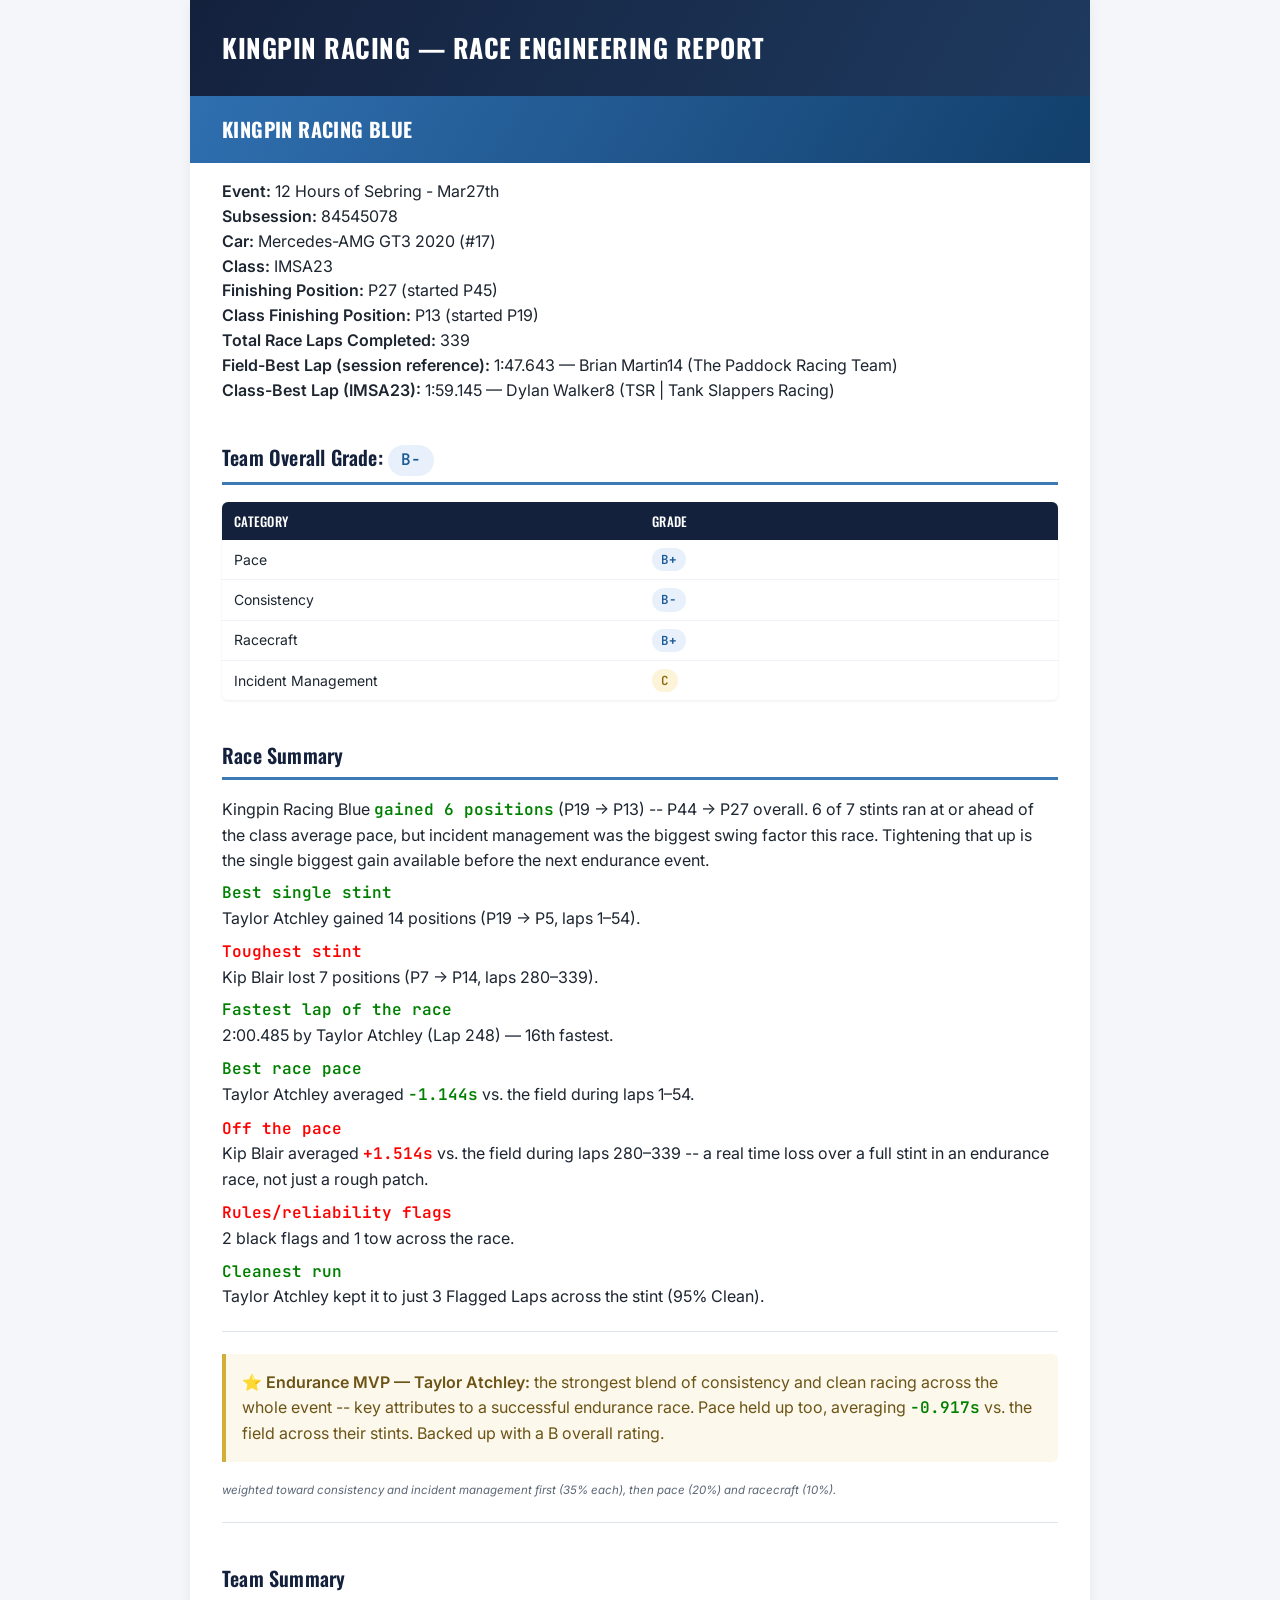
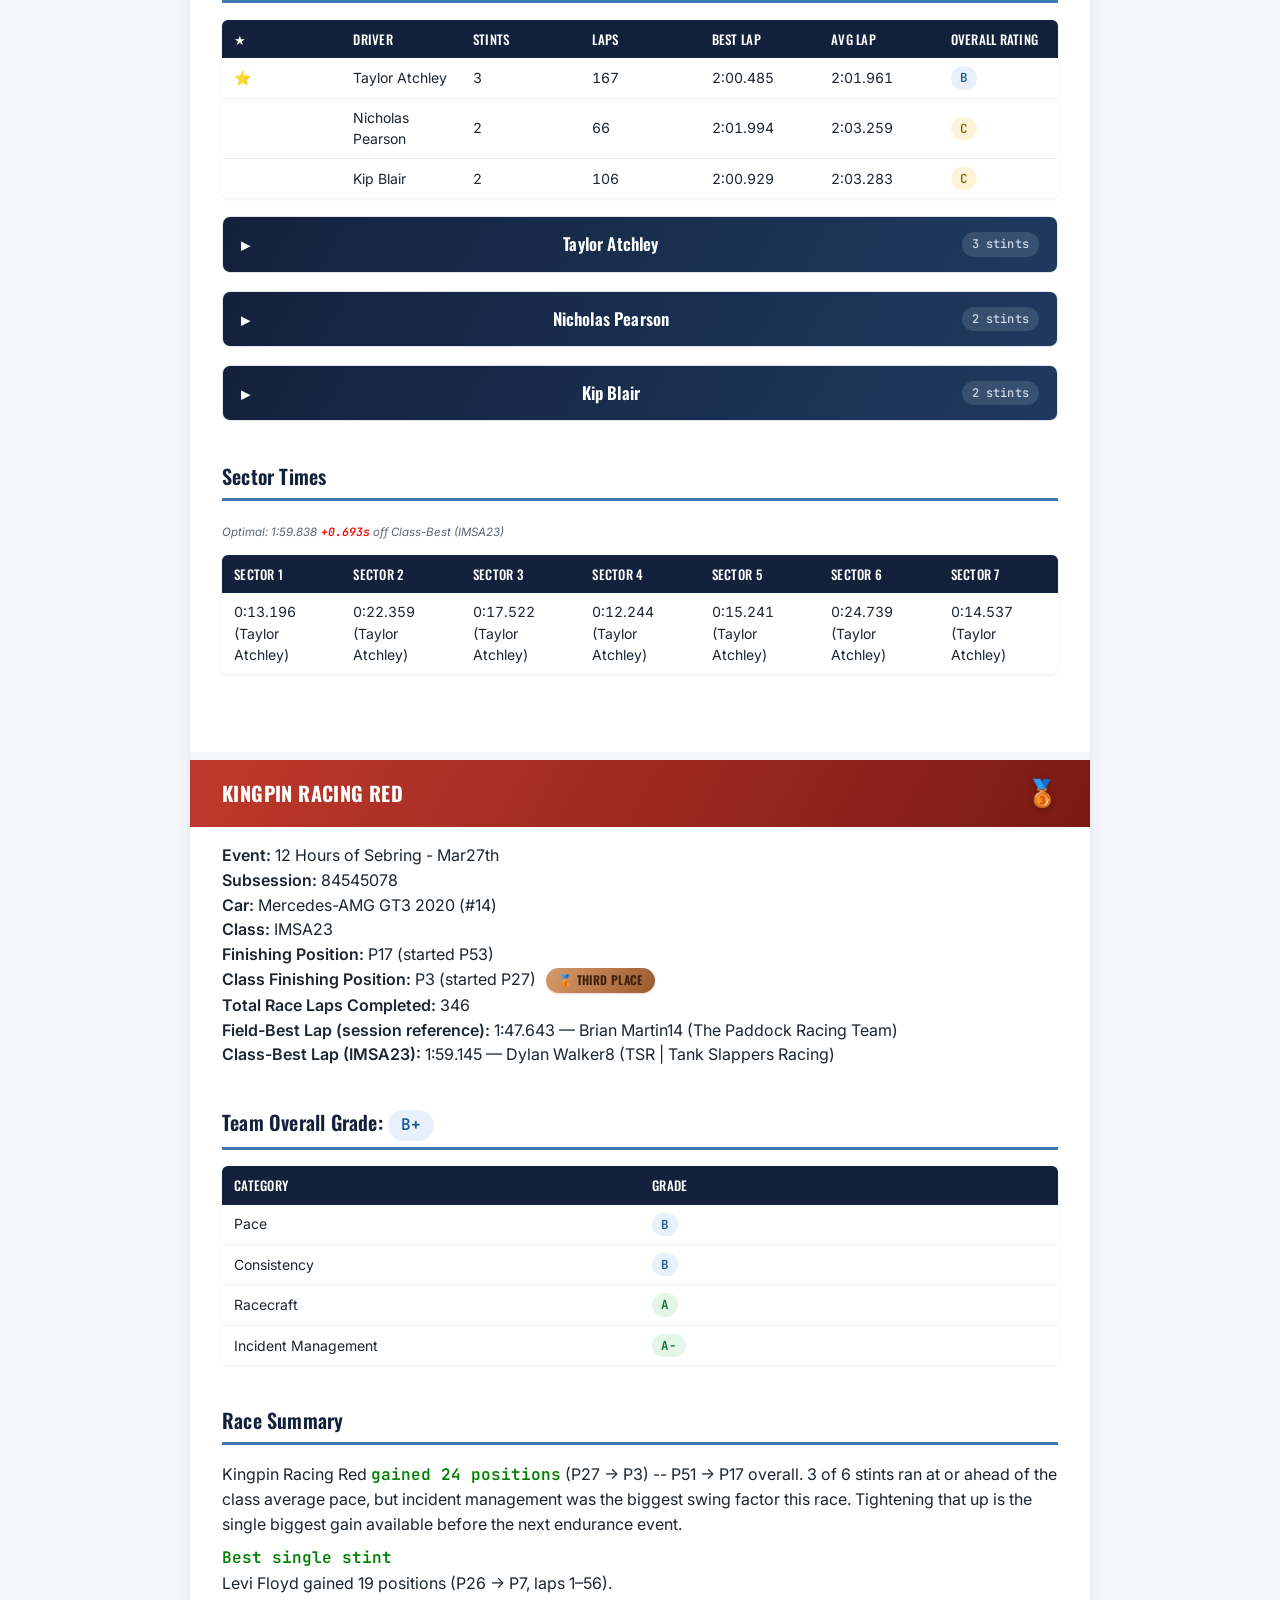
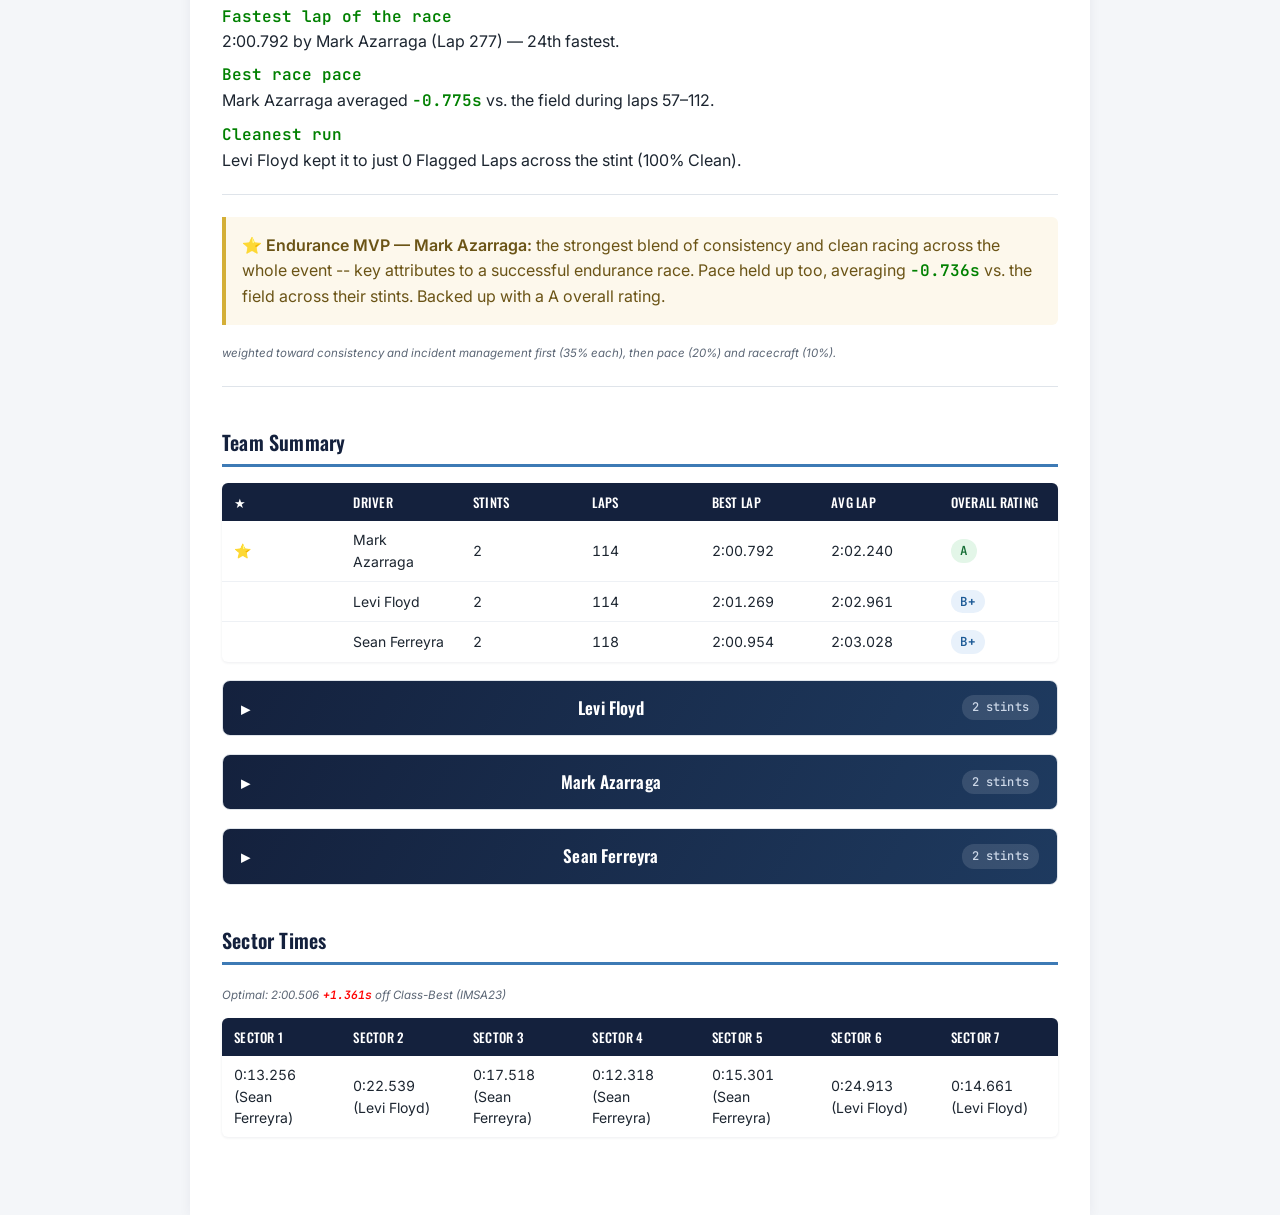
<file: reports/Sebring12hr2026.html>
<!DOCTYPE html>
<html lang="en">
<head>
<meta charset="utf-8">
<meta name="viewport" content="width=device-width, initial-scale=1">
<meta name="description" content="Race report for 12 Hours of Sebring - Mar27th.">
<title>Kingpin Racing — Race Report</title>
<link rel="preconnect" href="https://fonts.googleapis.com">
<link href="https://fonts.googleapis.com/css2?family=Oswald:wght@500;600;700&family=Inter:wght@400;500;600&family=JetBrains+Mono:wght@500;600&display=swap" rel="stylesheet">
<style>
:root {
    --navy: #14213d;
    --navy-2: #1e3a5f;
    --accent: #3d7ab5;
    --bg: #f4f6f9;
    --card: #ffffff;
    --ink: #1c2530;
    --muted: #5b6675;
    --green-bg: #e3f6e8; --green-ink: #146c34;
    --blue-bg: #e8f1fb;  --blue-ink: #1c5a96;
    --amber-bg: #fdf3d9; --amber-ink: #8a6a08;
    --orange-bg: #fce3cf; --orange-ink: #9a4b13;
    --red-bg: #fbe0e0;   --red-ink: #a3211d;
}
* { box-sizing: border-box; }
body {
    margin: 0;
    background: var(--bg);
    color: var(--ink);
    font-family: 'Inter', -apple-system, sans-serif;
    line-height: 1.55;
}
h1 {
    font-family: 'Oswald', sans-serif;
    font-weight: 700;
    letter-spacing: 0.02em;
    text-transform: uppercase;
    color: #fff;
    background: linear-gradient(120deg, var(--navy), var(--navy-2));
    margin: 0;
    padding: 28px 32px;
    font-size: 26px;
}
h1.team-banner {
    font-size: 20px;
    padding: 18px 32px;
    background: linear-gradient(120deg, var(--accent), var(--navy-2));
}
hr.team-divider {
    border: none;
    border-top: 8px solid var(--bg);
    margin: 0;
}
h2 {
    font-family: 'Oswald', sans-serif;
    font-weight: 600;
    color: var(--navy);
    border-bottom: 3px solid var(--accent);
    padding-bottom: 6px;
    margin-top: 40px;
    font-size: 20px;
    letter-spacing: 0.01em;
    scroll-margin-top: 84px;
}
h3 {
    font-family: 'Oswald', sans-serif;
    font-weight: 600;
    color: var(--navy-2);
    margin-top: 26px;
    font-size: 16px;
    border-left: 4px solid var(--accent);
    padding-left: 10px;
    scroll-margin-top: 84px;
}
.driver-drawer {
    margin: 18px 0;
    border: 1px solid #dfe4ea;
    border-radius: 8px;
    overflow: hidden;
}
.driver-drawer summary {
    list-style: none;
    cursor: pointer;
    padding: 14px 18px;
    background: linear-gradient(120deg, var(--navy), var(--navy-2));
    color: #fff;
    display: flex;
    align-items: center;
    justify-content: space-between;
    font-family: 'Oswald', sans-serif;
    font-weight: 600;
    font-size: 17px;
    letter-spacing: 0.01em;
}
.driver-drawer summary::-webkit-details-marker { display: none; }
.driver-drawer summary::before {
    content: "▸";
    display: inline-block;
    margin-right: 10px;
    transition: transform 0.15s;
}
.driver-drawer[open] summary::before { transform: rotate(90deg); }
.driver-drawer summary:hover { background: linear-gradient(120deg, var(--navy-2), var(--accent)); }
.drawer-meta {
    font-family: 'JetBrains Mono', monospace;
    font-size: 12px;
    font-weight: 500;
    color: #cdd8e8;
    background: rgba(255,255,255,0.12);
    padding: 3px 10px;
    border-radius: 12px;
}
.drawer-body { padding: 4px 20px 8px 20px; }
.drawer-body h3:first-child { margin-top: 14px; }
strong { font-weight: 600; }
em { color: var(--muted); font-size: 0.72em; }
hr { border: none; border-top: 1px solid #dfe4ea; margin: 22px 0; }
blockquote {
    border-left: 4px solid #d4af37;
    margin: 14px 0;
    padding: 8px 16px;
    background: #fdf8ec;
    color: #6b5416;
    border-radius: 0 6px 6px 0;
}
table {
    border-collapse: collapse;
    width: 100%;
    table-layout: fixed;
    margin: 12px 0 18px 0;
    font-size: 14px;
    background: var(--card);
    box-shadow: 0 1px 3px rgba(20,33,61,0.08);
    border-radius: 6px;
    overflow: hidden;
}
th {
    background: var(--navy);
    color: #fff;
    text-align: left;
    padding: 9px 12px;
    font-family: 'Oswald', sans-serif;
    font-weight: 500;
    letter-spacing: 0.02em;
    font-size: 13px;
    text-transform: uppercase;
    word-wrap: break-word;
    overflow-wrap: break-word;
}
td {
    border-bottom: 1px solid #eef1f5;
    padding: 8px 12px;
    font-variant-numeric: tabular-nums;
    word-wrap: break-word;
    overflow-wrap: break-word;
}
tr:last-child td { border-bottom: none; }
tr:hover td { background: #fafbfd; }
.grade {
    display: inline-block;
    font-family: 'JetBrains Mono', monospace;
    font-weight: 600;
    font-size: 12.5px;
    padding: 2px 9px;
    border-radius: 20px;
}
h2 .grade { font-size: 16px; padding: 3px 13px; vertical-align: middle; }
.grade-A { background: var(--green-bg); color: var(--green-ink); }
.grade-B { background: var(--blue-bg); color: var(--blue-ink); }
.grade-C { background: var(--amber-bg); color: var(--amber-ink); }
.grade-D { background: var(--orange-bg); color: var(--orange-ink); }
.grade-F { background: var(--red-bg); color: var(--red-ink); }
.podium-badge {
    display: inline-block;
    font-family: 'Oswald', sans-serif;
    font-weight: 600;
    font-size: 12px;
    letter-spacing: 0.03em;
    padding: 3px 12px;
    border-radius: 20px;
    margin-left: 6px;
    vertical-align: middle;
    box-shadow: 0 1px 2px rgba(0,0,0,0.15);
}
.podium-badge.podium-gold { background: linear-gradient(120deg, #f7d774, #c9971a); color: #4a3200; }
.podium-badge.podium-silver { background: linear-gradient(120deg, #e6e9ec, #aab2ba); color: #2b3238; }
.podium-badge.podium-bronze { background: linear-gradient(120deg, #d79b6a, #9c5a2e); color: #3a1f0a; }
.banner-trophy {
    float: right;
    font-size: 32px;
    line-height: 1;
    filter: drop-shadow(0 1px 3px rgba(0,0,0,0.3));
}
h1.team-banner .banner-trophy { font-size: 26px; }
span[style*="color:green"] { font-weight: 600; font-family: 'JetBrains Mono', monospace; }
span[style*="color:red"] { font-weight: 600; font-family: 'JetBrains Mono', monospace; }
ul { margin: 6px 0 14px 0; padding-left: 22px; }
li { margin-bottom: 4px; }
p { margin: 8px 0; }
.wrap { max-width: 900px; margin: 0 auto; background: var(--card); box-shadow: 0 2px 12px rgba(20,33,61,0.06); min-height: 100vh; }
.content { padding: 8px 32px 60px 32px; }
@media (max-width: 640px) {
    h1 { font-size: 20px; padding: 20px 18px; }
    .content { padding: 4px 18px 40px 18px; }
    table { font-size: 11px; }
    th, td { padding: 5px 4px; }
    .grade { font-size: 10.5px; padding: 1px 6px; }
}
@media (prefers-reduced-motion: reduce) {
    * { scroll-behavior: auto !important; transition: none !important; }
}
html { scroll-behavior: smooth; }
</style>
</head>
<body>
<div class="wrap">
<h1>Kingpin Racing — Race Engineering Report</h1>
<h1 class="team-banner" style="background: linear-gradient(120deg, #2f6fb0, #123f6b);">Kingpin Racing Blue</h1>
<div class="content">

<p><strong>Event:</strong> 12 Hours of Sebring - Mar27th<br />
<strong>Subsession:</strong> 84545078<br />
<strong>Car:</strong> Mercedes-AMG GT3 2020 (#17)<br />
<strong>Class:</strong> IMSA23<br />
<strong>Finishing Position:</strong> P27 (started P45)<br />
<strong>Class Finishing Position:</strong> P13 (started P19)<br />
<strong>Total Race Laps Completed:</strong> 339<br />
<strong>Field-Best Lap (session reference):</strong> 1:47.643 — Brian Martin14 (The Paddock Racing Team)<br />
<strong>Class-Best Lap (IMSA23):</strong> 1:59.145 — Dylan Walker8 (TSR | Tank Slappers Racing)  </p>
<h2>Team Overall Grade: <span class="grade grade-B">B-</span></h2>
<table>
<thead>
<tr>
<th>Category</th>
<th>Grade</th>
</tr>
</thead>
<tbody>
<tr>
<td>Pace</td>
<td><span class="grade grade-B">B+</span></td>
</tr>
<tr>
<td>Consistency</td>
<td><span class="grade grade-B">B-</span></td>
</tr>
<tr>
<td>Racecraft</td>
<td><span class="grade grade-B">B+</span></td>
</tr>
<tr>
<td>Incident Management</td>
<td><span class="grade grade-C">C</span></td>
</tr>
</tbody>
</table>
<h2>Race Summary</h2>
<p>Kingpin Racing Blue <span style="color:green">gained 6 positions</span> (P19 → P13) -- P44 → P27 overall. 6 of 7 stints ran at or ahead of the class average pace, but incident management was the biggest swing factor this race. Tightening that up is the single biggest gain available before the next endurance event.</p>
<p><strong><span style="color:green">Best single stint</span></strong><br />
Taylor Atchley gained 14 positions (P19 → P5, laps 1–54).</p>
<p><strong><span style="color:red">Toughest stint</span></strong><br />
Kip Blair lost 7 positions (P7 → P14, laps 280–339).</p>
<p><strong><span style="color:green">Fastest lap of the race</span></strong><br />
2:00.485 by Taylor Atchley (Lap 248) — 16th fastest.</p>
<p><strong><span style="color:green">Best race pace</span></strong><br />
Taylor Atchley averaged <span style="color:green">-1.144s</span> vs. the field during laps 1–54.</p>
<p><strong><span style="color:red">Off the pace</span></strong><br />
Kip Blair averaged <span style="color:red">+1.514s</span> vs. the field during laps 280–339 -- a real time loss over a full stint in an endurance race, not just a rough patch.</p>
<p><strong><span style="color:red">Rules/reliability flags</span></strong><br />
2 black flags and 1 tow across the race.</p>
<p><strong><span style="color:green">Cleanest run</span></strong><br />
Taylor Atchley kept it to just 3 Flagged Laps across the stint (95% Clean).</p>
<hr />
<blockquote>
<p>⭐ <strong>Endurance MVP — Taylor Atchley:</strong> the strongest blend of consistency and clean racing across the whole event -- key attributes to a successful endurance race. Pace held up too, averaging <span style="color:green">-0.917s</span> vs. the field across their stints. Backed up with a B overall rating.</p>
</blockquote>
<p><em>weighted toward consistency and incident management first (35% each), then pace (20%) and racecraft (10%).</em></p>
<hr />
<h2>Team Summary</h2>
<table>
<thead>
<tr>
<th>★</th>
<th>Driver</th>
<th>Stints</th>
<th>Laps</th>
<th>Best Lap</th>
<th>Avg Lap</th>
<th>Overall Rating</th>
</tr>
</thead>
<tbody>
<tr>
<td>⭐</td>
<td>Taylor Atchley</td>
<td>3</td>
<td>167</td>
<td>2:00.485</td>
<td>2:01.961</td>
<td><span class="grade grade-B">B</span></td>
</tr>
<tr>
<td></td>
<td>Nicholas Pearson</td>
<td>2</td>
<td>66</td>
<td>2:01.994</td>
<td>2:03.259</td>
<td><span class="grade grade-C">C</span></td>
</tr>
<tr>
<td></td>
<td>Kip Blair</td>
<td>2</td>
<td>106</td>
<td>2:00.929</td>
<td>2:03.283</td>
<td><span class="grade grade-C">C</span></td>
</tr>
</tbody>
</table>
<details class="driver-drawer"><summary><span class="drawer-name">Taylor Atchley</span><span class="drawer-meta">3 stints</span></summary><div class="drawer-body">
<h3>Stint 1 — Laps 1–54 (54 laps)</h3>
<ul>
<li><strong>Position:</strong> P19 → P5 (<span style="color:green">Gained 14</span>)</li>
<li><strong>Fastest Lap:</strong> 2:00.559 (Lap 14)</li>
<li><strong>Average Lap:</strong> 2:01.893</li>
<li><strong>Consistency Rating:</strong> Strong</li>
<li><strong>Lap Trend:</strong> 🔴 <span style="color:red">+0.722s</span></li>
</ul>
<table>
<thead>
<tr>
<th>Pace</th>
<th>Consistency</th>
<th>Racecraft</th>
<th>Incident Management</th>
</tr>
</thead>
<tbody>
<tr>
<td><span class="grade grade-A">A+</span></td>
<td><span class="grade grade-B">B+</span></td>
<td><span class="grade grade-A">A-</span></td>
<td><span class="grade grade-F">F</span></td>
</tr>
</tbody>
</table>
<p><strong>Incident Analysis:</strong> 8 flagged laps.<br />
  5x off track, 3x car contact, 1x lost control</p>
<p>🟢 <strong>Strengths:</strong><br />
- Strong lap-to-lap consistency (stdev 0.623s).<br />
- Net position gain of 14 during the stint.</p>
<p>🟡 <strong>Opportunities:</strong><br />
- Pace dropped 0.722s from the start to the end of the run -- Save the Fuel, Save the Tires, Save the Pace.<br />
- 8 incident-flagged laps this stint -- 5x off track, 3x car contact, 1x lost control.</p>
<p>🔴 <strong>Critical Moments:</strong> <strong>Time Loss: 38.275s</strong><br />
- Lap 1: car contact — <span style="color:red">+32.846s</span>.<br />
- Lap 37: car contact, lost control — <span style="color:red">+5.428s</span>.</p>
<hr />
<h3>Stint 2 — Laps 111–167 (57 laps)</h3>
<ul>
<li><strong>Position:</strong> P5 → P1 (<span style="color:green">Gained 4</span>)</li>
<li><strong>Fastest Lap:</strong> 2:01.545 (Lap 166)</li>
<li><strong>Average Lap:</strong> 2:02.375</li>
<li><strong>Consistency Rating:</strong> Strong</li>
<li><strong>Lap Trend:</strong> 🟢 <span style="color:green">-0.376s</span></li>
</ul>
<table>
<thead>
<tr>
<th>Pace</th>
<th>Consistency</th>
<th>Racecraft</th>
<th>Incident Management</th>
</tr>
</thead>
<tbody>
<tr>
<td><span class="grade grade-A">A</span></td>
<td><span class="grade grade-B">B+</span></td>
<td><span class="grade grade-A">A</span></td>
<td><span class="grade grade-B">B</span></td>
</tr>
</tbody>
</table>
<p><strong>Incident Analysis:</strong> 5 flagged laps.<br />
  3x off track, 1x discontinuity, 1x car contact</p>
<p>🟢 <strong>Strengths:</strong><br />
- Strong lap-to-lap consistency (stdev 0.583s).<br />
- Lap times improved as the stint progressed, showing excellent adaptation and tire management.<br />
- Net position gain of 4 during the stint.</p>
<p>🟡 <strong>Opportunities:</strong><br />
- 5 incident-flagged laps this stint -- 3x off track, 1x discontinuity, 1x car contact.</p>
<hr />
<h3>Stint 3 — Laps 224–279 (56 laps)</h3>
<ul>
<li><strong>Position:</strong> P8 → P7 (<span style="color:green">Gained 1</span>)</li>
<li><strong>Fastest Lap:</strong> 2:00.485 (Lap 248)</li>
<li><strong>Average Lap:</strong> 2:01.605</li>
<li><strong>Consistency Rating:</strong> Strong</li>
<li><strong>Lap Trend:</strong> 🔴 <span style="color:red">+0.154s</span></li>
</ul>
<table>
<thead>
<tr>
<th>Pace</th>
<th>Consistency</th>
<th>Racecraft</th>
<th>Incident Management</th>
</tr>
</thead>
<tbody>
<tr>
<td><span class="grade grade-A">A</span></td>
<td><span class="grade grade-B">B+</span></td>
<td><span class="grade grade-A">A</span></td>
<td><span class="grade grade-B">B-</span></td>
</tr>
</tbody>
</table>
<p><strong>Incident Analysis:</strong> 3 flagged laps.<br />
  2x off track, 1x car contact, 1x lost control</p>
<p>🟢 <strong>Strengths:</strong><br />
- Strong lap-to-lap consistency (stdev 0.503s).<br />
- Net position gain of 1 during the stint.</p>
<p>🟡 <strong>Opportunities:</strong><br />
- 3 incident-flagged laps this stint -- 2x off track, 1x car contact, 1x lost control.</p>
<p>🔴 <strong>Critical Moments:</strong> <strong>Time Loss: 16.306s</strong><br />
- Lap 250: car contact, lost control — <span style="color:red">+16.306s</span>.</p>
<hr />
<p><strong>Engineering Notes</strong><br />
- At least one lost-control moment -- It happens to us all, don't sweat it.<br />
- 3x car contact incidents -- Keeping the Body Shop in Business.<br />
- Car contact incident -- Zero contact is always faster than fixing damage..</p>
<p><strong>Sector Consistency</strong></p>
<table>
<thead>
<tr>
<th>Sector 1</th>
<th>Sector 2</th>
<th>Sector 3</th>
<th>Sector 4</th>
<th>Sector 5</th>
<th>Sector 6</th>
<th>Sector 7</th>
</tr>
</thead>
<tbody>
<tr>
<td><span style="color:purple">0.155s</span></td>
<td><span style="color:purple">0.199s</span></td>
<td><span style="color:purple">0.180s</span></td>
<td><span style="color:purple">0.244s</span></td>
<td><span style="color:purple">0.142s</span></td>
<td><span style="color:purple">0.188s</span></td>
<td><span style="color:purple">0.117s</span></td>
</tr>
</tbody>
</table>
<hr />
</div></details><details class="driver-drawer"><summary><span class="drawer-name">Nicholas Pearson</span><span class="drawer-meta">2 stints</span></summary><div class="drawer-body">
<h3>Stint 1 — Laps 55–110 (56 laps)</h3>
<ul>
<li><strong>Position:</strong> P8 → P1 (<span style="color:green">Gained 7</span>)</li>
<li><strong>Fastest Lap:</strong> 2:02.162 (Lap 71)</li>
<li><strong>Average Lap:</strong> 2:03.322</li>
<li><strong>Consistency Rating:</strong> Strong</li>
<li><strong>Lap Trend:</strong> 🟢 <span style="color:green">-0.240s</span></li>
</ul>
<table>
<thead>
<tr>
<th>Pace</th>
<th>Consistency</th>
<th>Racecraft</th>
<th>Incident Management</th>
</tr>
</thead>
<tbody>
<tr>
<td><span class="grade grade-A">A-</span></td>
<td><span class="grade grade-B">B</span></td>
<td><span class="grade grade-B">B</span></td>
<td><span class="grade grade-C">C</span></td>
</tr>
</tbody>
</table>
<p><strong>Incident Analysis:</strong> 9 flagged laps.<br />
  8x off track, 2x car contact</p>
<p>🟢 <strong>Strengths:</strong><br />
- Strong lap-to-lap consistency (stdev 0.764s).<br />
- Lap times improved as the stint progressed, showing excellent adaptation and tire management.<br />
- Net position gain of 7 during the stint.</p>
<p>🟡 <strong>Opportunities:</strong><br />
- 9 incident-flagged laps this stint -- 8x off track, 2x car contact.</p>
<hr />
<h3>Stint 2 — Laps 168–177 (10 laps)</h3>
<ul>
<li><strong>Position:</strong> P1 → P1 (Held position)</li>
<li><strong>Fastest Lap:</strong> 2:01.994 (Lap 175)</li>
<li><strong>Average Lap:</strong> 2:02.796</li>
<li><strong>Consistency Rating:</strong> Elite</li>
<li><strong>Lap Trend:</strong> 🟢 <span style="color:green">-0.305s</span></li>
</ul>
<table>
<thead>
<tr>
<th>Pace</th>
<th>Consistency</th>
<th>Racecraft</th>
<th>Incident Management</th>
</tr>
</thead>
<tbody>
<tr>
<td><span class="grade grade-A">A-</span></td>
<td><span class="grade grade-A">A-</span></td>
<td><span class="grade grade-B">B</span></td>
<td><span class="grade grade-F">F</span></td>
</tr>
</tbody>
</table>
<p><strong>Incident Analysis:</strong> 3 flagged laps.<br />
  1x black flag, 1x off track, 1x tow</p>
<p>🟢 <strong>Strengths:</strong><br />
- Elite lap-to-lap consistency (stdev 0.434s).<br />
- Lap times improved as the stint progressed, showing excellent adaptation and tire management.</p>
<p>🟡 <strong>Opportunities:</strong><br />
- 3 incident-flagged laps this stint -- 1x black flag, 1x off track, 1x tow.</p>
<p>🔴 <strong>Critical Moments:</strong> <strong>Time Loss: 0.000s</strong><br />
- Lap 169: black flag — no lap time recorded.<br />
- Lap 178: tow — no lap time recorded.</p>
<hr />
<p><strong>Engineering Notes</strong><br />
- 2x car contact incidents -- Making friends.. One Door at a time..<br />
- Picked up a black flag -- Discipline Wins Races.</p>
<p><strong>Sector Consistency</strong></p>
<p><em>Individual sector data is unavailable.</em></p>
<hr />
</div></details><details class="driver-drawer"><summary><span class="drawer-name">Kip Blair</span><span class="drawer-meta">2 stints</span></summary><div class="drawer-body">
<h3>Stint 1 — Laps 178–223 (46 laps)</h3>
<ul>
<li><strong>Position:</strong> P5 → P4 (<span style="color:green">Gained 1</span>)</li>
<li><strong>Fastest Lap:</strong> 2:01.455 (Lap 222)</li>
<li><strong>Average Lap:</strong> 2:02.492</li>
<li><strong>Consistency Rating:</strong> Strong</li>
<li><strong>Lap Trend:</strong> 🔴 <span style="color:red">+0.096s</span></li>
</ul>
<table>
<thead>
<tr>
<th>Pace</th>
<th>Consistency</th>
<th>Racecraft</th>
<th>Incident Management</th>
</tr>
</thead>
<tbody>
<tr>
<td><span class="grade grade-A">A-</span></td>
<td><span class="grade grade-B">B</span></td>
<td><span class="grade grade-A">A-</span></td>
<td><span class="grade grade-B">B-</span></td>
</tr>
</tbody>
</table>
<p><strong>Incident Analysis:</strong> 8 flagged laps.<br />
  8x off track</p>
<p>🟢 <strong>Strengths:</strong><br />
- Strong lap-to-lap consistency (stdev 0.669s).<br />
- Net position gain of 1 during the stint.</p>
<p>🟡 <strong>Opportunities:</strong><br />
- 8 incident-flagged laps this stint -- 8x off track.</p>
<hr />
<h3>Stint 2 — Laps 280–339 (60 laps)</h3>
<ul>
<li><strong>Position:</strong> P7 → P14 (<span style="color:red">Lost 7</span>)</li>
<li><strong>Fastest Lap:</strong> 2:00.929 (Lap 296)</li>
<li><strong>Average Lap:</strong> 2:03.909</li>
<li><strong>Consistency Rating:</strong> <span style="color:red">Inconsistent</span></li>
<li><strong>Lap Trend:</strong> 🔴 <span style="color:red">+3.064s</span></li>
</ul>
<table>
<thead>
<tr>
<th>Pace</th>
<th>Consistency</th>
<th>Racecraft</th>
<th>Incident Management</th>
</tr>
</thead>
<tbody>
<tr>
<td><span class="grade grade-D">D</span></td>
<td><span class="grade grade-F">F</span></td>
<td><span class="grade grade-C">C</span></td>
<td><span class="grade grade-F">F</span></td>
</tr>
</tbody>
</table>
<p><strong>Incident Analysis:</strong> 10 flagged laps.<br />
  8x off track, 2x car contact, 1x black flag</p>
<p>🟢 <strong>Strengths:</strong><br />
- Delivered the Package. Next Time Faster..</p>
<p>🟡 <strong>Opportunities:</strong><br />
- Lap time spread was inconsistent (stdev 2.649s) -- Consistency creates Speed.<br />
- Pace dropped 3.064s from the start to the end of the run -- Save the Fuel, Save the Tires, Save the Pace.<br />
- Net position loss of 7 during the stint.<br />
- 10 incident-flagged laps this stint -- 8x off track, 2x car contact, 1x black flag.</p>
<p>🔴 <strong>Critical Moments:</strong> <strong>Time Loss: 0.000s</strong><br />
- Lap 302: black flag, car contact — no lap time recorded.</p>
<hr />
<p><strong>Engineering Notes</strong><br />
- 2x car contact incidents -- Making friends.. One Door at a time..<br />
- Picked up a black flag -- Discipline Wins Races.<br />
- Significant late-stint pace drop-off -- Save It Early, Use It Late.  Every Slide Has a Cost..</p>
<p><strong>Sector Consistency</strong></p>
<p><em>Inconsistencies with the driver's dry sector timings, unable to provide deltas (25/95 laps matched).</em></p>
</div></details><h2>Sector Times</h2>
<p><em>Optimal: 1:59.838</em>  <em><span style="color:red">+0.693s</span> off Class-Best (IMSA23)</em></p>
<table>
<thead>
<tr>
<th>Sector 1</th>
<th>Sector 2</th>
<th>Sector 3</th>
<th>Sector 4</th>
<th>Sector 5</th>
<th>Sector 6</th>
<th>Sector 7</th>
</tr>
</thead>
<tbody>
<tr>
<td>0:13.196<br>(Taylor Atchley)</td>
<td>0:22.359<br>(Taylor Atchley)</td>
<td>0:17.522<br>(Taylor Atchley)</td>
<td>0:12.244<br>(Taylor Atchley)</td>
<td>0:15.241<br>(Taylor Atchley)</td>
<td>0:24.739<br>(Taylor Atchley)</td>
<td>0:14.537<br>(Taylor Atchley)</td>
</tr>
</tbody>
</table>
</div><hr class="team-divider">
<h1 class="team-banner" style="background: linear-gradient(120deg, #c0392b, #7a1a15);">Kingpin Racing Red<span class="banner-trophy">🥉</span></h1>
<div class="content">


<p><strong>Event:</strong> 12 Hours of Sebring - Mar27th<br />
<strong>Subsession:</strong> 84545078<br />
<strong>Car:</strong> Mercedes-AMG GT3 2020 (#14)<br />
<strong>Class:</strong> IMSA23<br />
<strong>Finishing Position:</strong> P17 (started P53)<br />
<strong>Class Finishing Position:</strong> P3 (started P27) <span class="podium-badge podium-bronze">🥉 THIRD PLACE</span><br />
<strong>Total Race Laps Completed:</strong> 346<br />
<strong>Field-Best Lap (session reference):</strong> 1:47.643 — Brian Martin14 (The Paddock Racing Team)<br />
<strong>Class-Best Lap (IMSA23):</strong> 1:59.145 — Dylan Walker8 (TSR | Tank Slappers Racing)  </p>
<h2>Team Overall Grade: <span class="grade grade-B">B+</span></h2>
<table>
<thead>
<tr>
<th>Category</th>
<th>Grade</th>
</tr>
</thead>
<tbody>
<tr>
<td>Pace</td>
<td><span class="grade grade-B">B</span></td>
</tr>
<tr>
<td>Consistency</td>
<td><span class="grade grade-B">B</span></td>
</tr>
<tr>
<td>Racecraft</td>
<td><span class="grade grade-A">A</span></td>
</tr>
<tr>
<td>Incident Management</td>
<td><span class="grade grade-A">A-</span></td>
</tr>
</tbody>
</table>
<h2>Race Summary</h2>
<p>Kingpin Racing Red <span style="color:green">gained 24 positions</span> (P27 → P3) -- P51 → P17 overall. 3 of 6 stints ran at or ahead of the class average pace, but incident management was the biggest swing factor this race. Tightening that up is the single biggest gain available before the next endurance event.</p>
<p><strong><span style="color:green">Best single stint</span></strong><br />
Levi Floyd gained 19 positions (P26 → P7, laps 1–56).</p>
<p><strong><span style="color:green">Fastest lap of the race</span></strong><br />
2:00.792 by Mark Azarraga (Lap 277) — 24th fastest.</p>
<p><strong><span style="color:green">Best race pace</span></strong><br />
Mark Azarraga averaged <span style="color:green">-0.775s</span> vs. the field during laps 57–112.</p>
<p><strong><span style="color:green">Cleanest run</span></strong><br />
Levi Floyd kept it to just 0 Flagged Laps across the stint (100% Clean).</p>
<hr />
<blockquote>
<p>⭐ <strong>Endurance MVP — Mark Azarraga:</strong> the strongest blend of consistency and clean racing across the whole event -- key attributes to a successful endurance race. Pace held up too, averaging <span style="color:green">-0.736s</span> vs. the field across their stints. Backed up with a A overall rating.</p>
</blockquote>
<p><em>weighted toward consistency and incident management first (35% each), then pace (20%) and racecraft (10%).</em></p>
<hr />
<h2>Team Summary</h2>
<table>
<thead>
<tr>
<th>★</th>
<th>Driver</th>
<th>Stints</th>
<th>Laps</th>
<th>Best Lap</th>
<th>Avg Lap</th>
<th>Overall Rating</th>
</tr>
</thead>
<tbody>
<tr>
<td>⭐</td>
<td>Mark Azarraga</td>
<td>2</td>
<td>114</td>
<td>2:00.792</td>
<td>2:02.240</td>
<td><span class="grade grade-A">A</span></td>
</tr>
<tr>
<td></td>
<td>Levi Floyd</td>
<td>2</td>
<td>114</td>
<td>2:01.269</td>
<td>2:02.961</td>
<td><span class="grade grade-B">B+</span></td>
</tr>
<tr>
<td></td>
<td>Sean Ferreyra</td>
<td>2</td>
<td>118</td>
<td>2:00.954</td>
<td>2:03.028</td>
<td><span class="grade grade-B">B+</span></td>
</tr>
</tbody>
</table>
<details class="driver-drawer"><summary><span class="drawer-name">Levi Floyd</span><span class="drawer-meta">2 stints</span></summary><div class="drawer-body">
<h3>Stint 1 — Laps 1–56 (56 laps)</h3>
<ul>
<li><strong>Position:</strong> P26 → P7 (<span style="color:green">Gained 19</span>)</li>
<li><strong>Fastest Lap:</strong> 2:01.269 (Lap 10)</li>
<li><strong>Average Lap:</strong> 2:02.967</li>
<li><strong>Consistency Rating:</strong> Moderate</li>
<li><strong>Lap Trend:</strong> 🔴 <span style="color:red">+0.788s</span></li>
</ul>
<table>
<thead>
<tr>
<th>Pace</th>
<th>Consistency</th>
<th>Racecraft</th>
<th>Incident Management</th>
</tr>
</thead>
<tbody>
<tr>
<td><span class="grade grade-A">A-</span></td>
<td><span class="grade grade-C">C+</span></td>
<td><span class="grade grade-A">A+</span></td>
<td><span class="grade grade-A">A+</span></td>
</tr>
</tbody>
</table>
<p><strong>Incident Analysis:</strong> 0 flagged laps.</p>
<p>🟢 <strong>Strengths:</strong><br />
- Net position gain of 19 during the stint.<br />
- Clean Sheet – Zero incident points. Clean, composed, and mistake-free from start to finish.</p>
<p>🟡 <strong>Opportunities:</strong><br />
- Lap time spread was moderate (stdev 1.038s) -- Consistency creates Speed.<br />
- Pace dropped 0.788s from the start to the end of the run -- Save the Fuel, Save the Tires, Save the Pace.</p>
<hr />
<h3>Stint 2 — Laps 171–228 (58 laps)</h3>
<ul>
<li><strong>Position:</strong> P5 → P4 (<span style="color:green">Gained 1</span>)</li>
<li><strong>Fastest Lap:</strong> 2:01.764 (Lap 219)</li>
<li><strong>Average Lap:</strong> 2:02.956</li>
<li><strong>Consistency Rating:</strong> Strong</li>
<li><strong>Lap Trend:</strong> 🔴 <span style="color:red">+0.041s</span></li>
</ul>
<table>
<thead>
<tr>
<th>Pace</th>
<th>Consistency</th>
<th>Racecraft</th>
<th>Incident Management</th>
</tr>
</thead>
<tbody>
<tr>
<td><span class="grade grade-C">C+</span></td>
<td><span class="grade grade-B">B</span></td>
<td><span class="grade grade-A">A+</span></td>
<td><span class="grade grade-C">C</span></td>
</tr>
</tbody>
</table>
<p><strong>Incident Analysis:</strong> 4 flagged laps.<br />
  2x off track, 2x car contact, 1x lost control</p>
<p>🟢 <strong>Strengths:</strong><br />
- Strong lap-to-lap consistency (stdev 0.663s).<br />
- Net position gain of 1 during the stint.</p>
<p>🟡 <strong>Opportunities:</strong><br />
- 4 incident-flagged laps this stint -- 2x off track, 2x car contact, 1x lost control.</p>
<p>🔴 <strong>Critical Moments:</strong> <strong>Time Loss: 9.524s</strong><br />
- Lap 220: car contact, lost control — <span style="color:red">+7.515s</span>.<br />
- Lap 202: car contact — <span style="color:red">+2.009s</span>.</p>
<hr />
<p><strong>Engineering Notes</strong><br />
- Textbook rhythm in Stint 1, this is the Benchmark!<br />
- At least one lost-control moment -- It happens to us all, don't sweat it.<br />
- 2x car contact incidents -- Making friends.. One Door at a time..</p>
<p><strong>Sector Consistency</strong></p>
<table>
<thead>
<tr>
<th>Sector 1</th>
<th>Sector 2</th>
<th>Sector 3</th>
<th>Sector 4</th>
<th>Sector 5</th>
<th>Sector 6</th>
<th>Sector 7</th>
</tr>
</thead>
<tbody>
<tr>
<td>0.189s</td>
<td>0.279s</td>
<td>0.229s</td>
<td>0.254s</td>
<td><span style="color:purple">0.261s</span></td>
<td>0.323s</td>
<td><span style="color:purple">0.196s</span></td>
</tr>
</tbody>
</table>
<hr />
</div></details><details class="driver-drawer"><summary><span class="drawer-name">Mark Azarraga</span><span class="drawer-meta">2 stints</span></summary><div class="drawer-body">
<h3>Stint 1 — Laps 57–112 (56 laps)</h3>
<ul>
<li><strong>Position:</strong> P11 → P4 (<span style="color:green">Gained 7</span>)</li>
<li><strong>Fastest Lap:</strong> 2:01.887 (Lap 71)</li>
<li><strong>Average Lap:</strong> 2:02.908</li>
<li><strong>Consistency Rating:</strong> Elite</li>
<li><strong>Lap Trend:</strong> 🔴 <span style="color:red">+0.024s</span></li>
</ul>
<table>
<thead>
<tr>
<th>Pace</th>
<th>Consistency</th>
<th>Racecraft</th>
<th>Incident Management</th>
</tr>
</thead>
<tbody>
<tr>
<td><span class="grade grade-A">A</span></td>
<td><span class="grade grade-A">A-</span></td>
<td><span class="grade grade-A">A+</span></td>
<td><span class="grade grade-A">A+</span></td>
</tr>
</tbody>
</table>
<p><strong>Incident Analysis:</strong> 0 flagged laps.</p>
<p>🟢 <strong>Strengths:</strong><br />
- Elite lap-to-lap consistency (stdev 0.480s).<br />
- Net position gain of 7 during the stint.<br />
- Clean Sheet – Zero incident points. Clean, composed, and mistake-free from start to finish.</p>
<p>🟡 <strong>Opportunities:</strong><br />
- A strong, clean performance.  Find the Last 1%.</p>
<hr />
<h3>Stint 2 — Laps 229–286 (58 laps)</h3>
<ul>
<li><strong>Position:</strong> P5 → P2 (<span style="color:green">Gained 3</span>)</li>
<li><strong>Fastest Lap:</strong> 2:00.792 (Lap 277)</li>
<li><strong>Average Lap:</strong> 2:01.596</li>
<li><strong>Consistency Rating:</strong> Strong</li>
<li><strong>Lap Trend:</strong> 🟢 <span style="color:green">-0.302s</span></li>
</ul>
<table>
<thead>
<tr>
<th>Pace</th>
<th>Consistency</th>
<th>Racecraft</th>
<th>Incident Management</th>
</tr>
</thead>
<tbody>
<tr>
<td><span class="grade grade-A">A</span></td>
<td><span class="grade grade-B">B+</span></td>
<td><span class="grade grade-A">A</span></td>
<td><span class="grade grade-B">B+</span></td>
</tr>
</tbody>
</table>
<p><strong>Incident Analysis:</strong> 4 flagged laps.<br />
  3x off track, 1x car contact</p>
<p>🟢 <strong>Strengths:</strong><br />
- Strong lap-to-lap consistency (stdev 0.557s).<br />
- Lap times improved as the stint progressed, showing excellent adaptation and tire management.<br />
- Net position gain of 3 during the stint.</p>
<p>🟡 <strong>Opportunities:</strong><br />
- 4 incident-flagged laps this stint -- 3x off track, 1x car contact.</p>
<hr />
<p><strong>Engineering Notes</strong><br />
- Textbook rhythm in Stint 1, this is the Benchmark!<br />
- Car contact incident -- Zero contact is always faster than fixing damage..</p>
<p><strong>Sector Consistency</strong></p>
<p><em>Individual sector data is unavailable.</em></p>
<hr />
</div></details><details class="driver-drawer"><summary><span class="drawer-name">Sean Ferreyra</span><span class="drawer-meta">2 stints</span></summary><div class="drawer-body">
<h3>Stint 1 — Laps 113–170 (58 laps)</h3>
<ul>
<li><strong>Position:</strong> P5 → P4 (<span style="color:green">Gained 1</span>)</li>
<li><strong>Fastest Lap:</strong> 2:02.703 (Lap 154)</li>
<li><strong>Average Lap:</strong> 2:03.605</li>
<li><strong>Consistency Rating:</strong> Strong</li>
<li><strong>Lap Trend:</strong> 🟢 <span style="color:green">-0.116s</span></li>
</ul>
<table>
<thead>
<tr>
<th>Pace</th>
<th>Consistency</th>
<th>Racecraft</th>
<th>Incident Management</th>
</tr>
</thead>
<tbody>
<tr>
<td><span class="grade grade-C">C+</span></td>
<td><span class="grade grade-B">B+</span></td>
<td><span class="grade grade-B">B+</span></td>
<td><span class="grade grade-A">A+</span></td>
</tr>
</tbody>
</table>
<p><strong>Incident Analysis:</strong> 4 flagged laps.<br />
  4x off track</p>
<p>🟢 <strong>Strengths:</strong><br />
- Strong lap-to-lap consistency (stdev 0.582s).<br />
- Lap times improved as the stint progressed, showing excellent adaptation and tire management.<br />
- Net position gain of 1 during the stint.</p>
<p>🟡 <strong>Opportunities:</strong><br />
- 4 incident-flagged laps this stint -- 4x off track.</p>
<hr />
<h3>Stint 2 — Laps 287–346 (60 laps)</h3>
<ul>
<li><strong>Position:</strong> P4 → P3 (<span style="color:green">Gained 1</span>)</li>
<li><strong>Fastest Lap:</strong> 2:00.954 (Lap 340)</li>
<li><strong>Average Lap:</strong> 2:02.472</li>
<li><strong>Consistency Rating:</strong> Strong</li>
<li><strong>Lap Trend:</strong> 🟢 <span style="color:green">-0.720s</span></li>
</ul>
<table>
<thead>
<tr>
<th>Pace</th>
<th>Consistency</th>
<th>Racecraft</th>
<th>Incident Management</th>
</tr>
</thead>
<tbody>
<tr>
<td><span class="grade grade-B">B-</span></td>
<td><span class="grade grade-B">B</span></td>
<td><span class="grade grade-B">B</span></td>
<td><span class="grade grade-B">B+</span></td>
</tr>
</tbody>
</table>
<p><strong>Incident Analysis:</strong> 5 flagged laps.<br />
  4x off track, 1x contact</p>
<p>🟢 <strong>Strengths:</strong><br />
- Strong lap-to-lap consistency (stdev 0.701s).<br />
- Lap times improved as the stint progressed, showing excellent adaptation and tire management.<br />
- Net position gain of 1 during the stint.</p>
<p>🟡 <strong>Opportunities:</strong><br />
- 5 incident-flagged laps this stint -- 4x off track, 1x contact.</p>
<p>🔴 <strong>Critical Moments:</strong> <strong>Time Loss: 2.881s</strong><br />
- Lap 289: off track — <span style="color:red">+2.881s</span>.</p>
<hr />
<p><strong>Engineering Notes</strong><br />
- Textbook rhythm in Stint 1, this is the Benchmark!<br />
- Car contact incident -- Zero contact is always faster than fixing damage..</p>
<p><strong>Sector Consistency</strong></p>
<table>
<thead>
<tr>
<th>Sector 1</th>
<th>Sector 2</th>
<th>Sector 3</th>
<th>Sector 4</th>
<th>Sector 5</th>
<th>Sector 6</th>
<th>Sector 7</th>
</tr>
</thead>
<tbody>
<tr>
<td><span style="color:purple">0.170s</span></td>
<td><span style="color:purple">0.229s</span></td>
<td><span style="color:purple">0.221s</span></td>
<td><span style="color:purple">0.134s</span></td>
<td>0.297s</td>
<td><span style="color:purple">0.320s</span></td>
<td>0.211s</td>
</tr>
</tbody>
</table>
</div></details><h2>Sector Times</h2>
<p><em>Optimal: 2:00.506</em>  <em><span style="color:red">+1.361s</span> off Class-Best (IMSA23)</em></p>
<table>
<thead>
<tr>
<th>Sector 1</th>
<th>Sector 2</th>
<th>Sector 3</th>
<th>Sector 4</th>
<th>Sector 5</th>
<th>Sector 6</th>
<th>Sector 7</th>
</tr>
</thead>
<tbody>
<tr>
<td>0:13.256<br>(Sean Ferreyra)</td>
<td>0:22.539<br>(Levi Floyd)</td>
<td>0:17.518<br>(Sean Ferreyra)</td>
<td>0:12.318<br>(Sean Ferreyra)</td>
<td>0:15.301<br>(Sean Ferreyra)</td>
<td>0:24.913<br>(Levi Floyd)</td>
<td>0:14.661<br>(Levi Floyd)</td>
</tr>
</tbody>
</table>
</div>
</div>
</body>
</html>
</file>
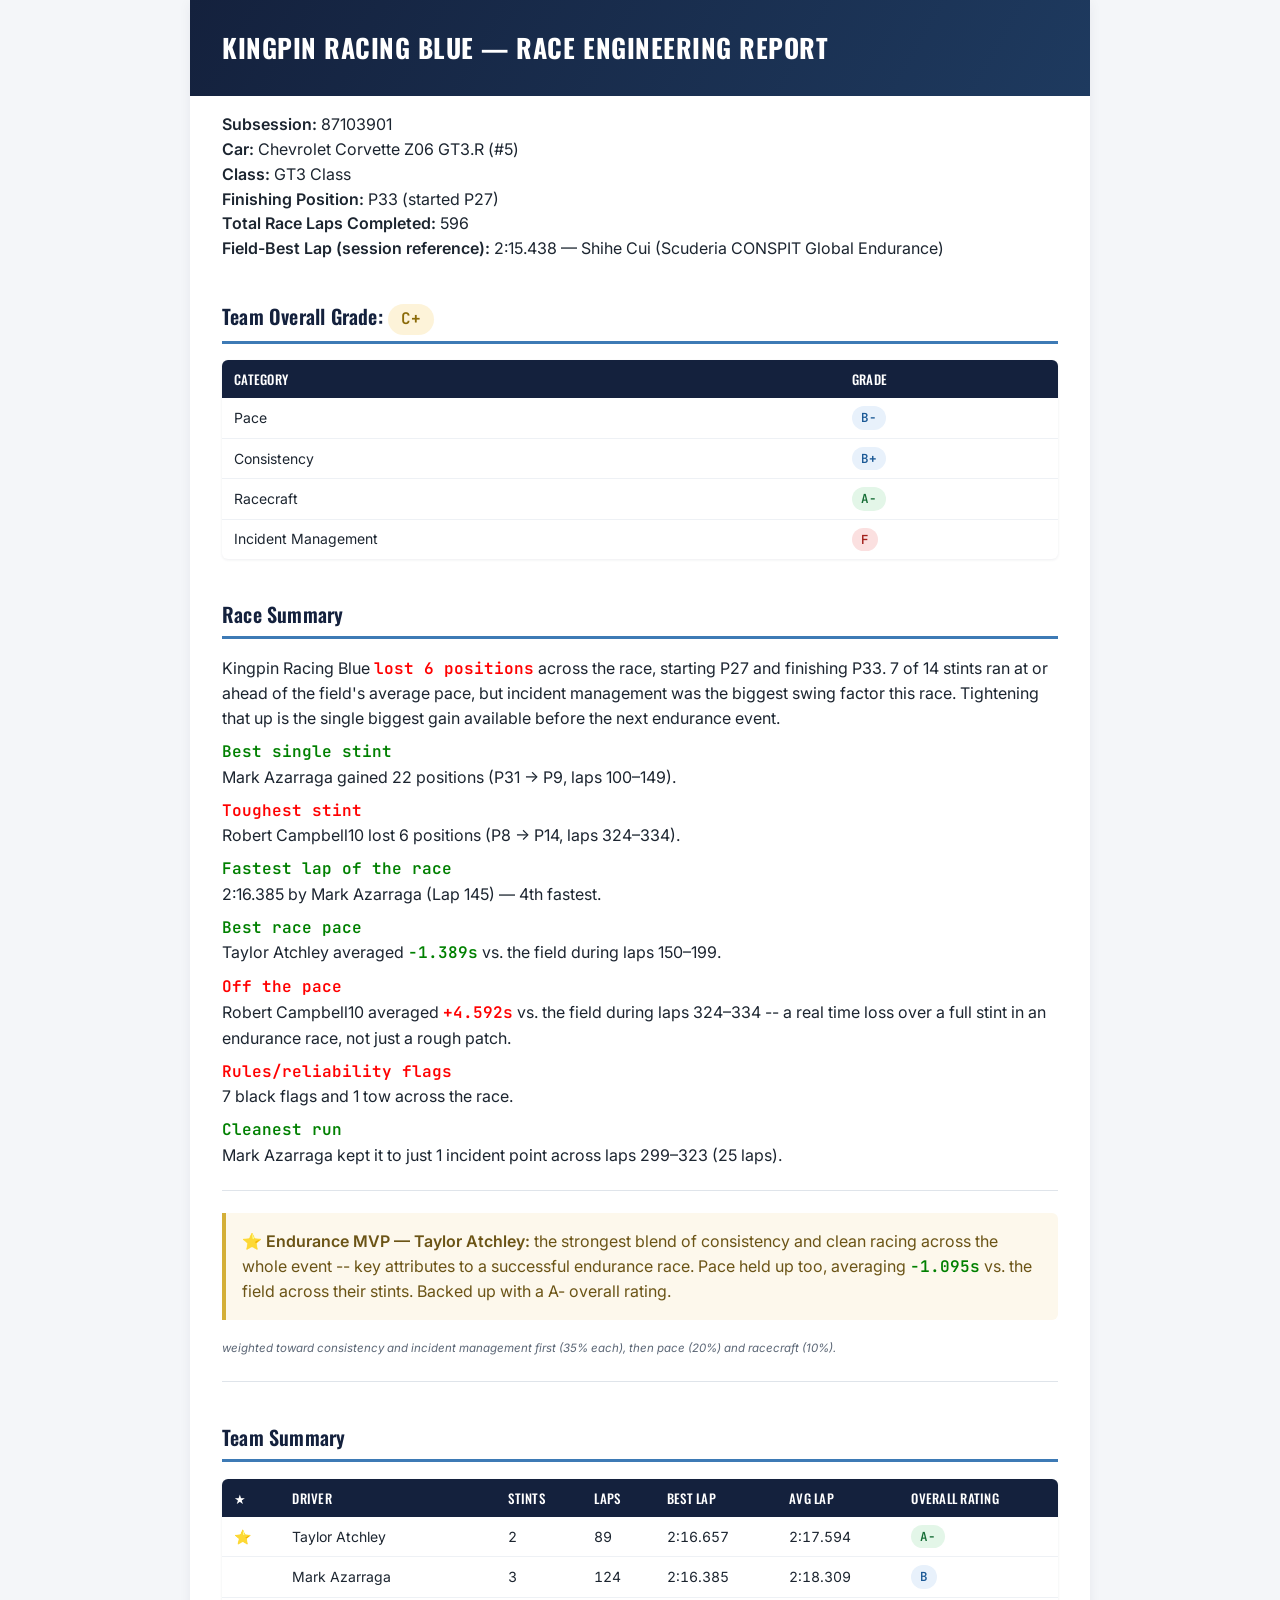
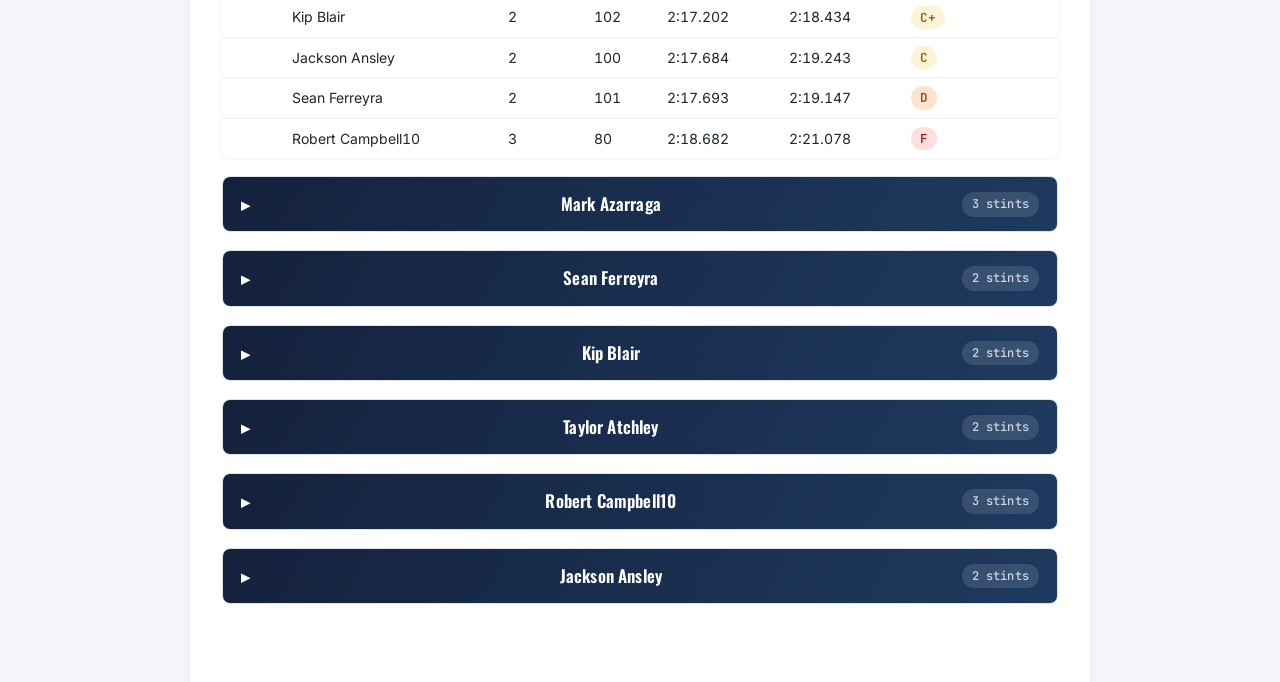
<file: reports/Spa24h Kingpin Blue Race Report - Jul 11.html>
<!DOCTYPE html>
<html lang="en">
<head>
<meta charset="utf-8">
<meta name="viewport" content="width=device-width, initial-scale=1">
<title>Kingpin Racing Blue — Race Report</title>
<link rel="preconnect" href="https://fonts.googleapis.com">
<link href="https://fonts.googleapis.com/css2?family=Oswald:wght@500;600;700&family=Inter:wght@400;500;600&family=JetBrains+Mono:wght@500;600&display=swap" rel="stylesheet">
<style>
:root {
    --navy: #14213d;
    --navy-2: #1e3a5f;
    --accent: #3d7ab5;
    --bg: #f4f6f9;
    --card: #ffffff;
    --ink: #1c2530;
    --muted: #5b6675;
    --green-bg: #e3f6e8; --green-ink: #146c34;
    --blue-bg: #e8f1fb;  --blue-ink: #1c5a96;
    --amber-bg: #fdf3d9; --amber-ink: #8a6a08;
    --orange-bg: #fce3cf; --orange-ink: #9a4b13;
    --red-bg: #fbe0e0;   --red-ink: #a3211d;
}
* { box-sizing: border-box; }
body {
    margin: 0;
    background: var(--bg);
    color: var(--ink);
    font-family: 'Inter', -apple-system, sans-serif;
    line-height: 1.55;
}
h1 {
    font-family: 'Oswald', sans-serif;
    font-weight: 700;
    letter-spacing: 0.02em;
    text-transform: uppercase;
    color: #fff;
    background: linear-gradient(120deg, var(--navy), var(--navy-2));
    margin: 0;
    padding: 28px 32px;
    font-size: 26px;
}
h2 {
    font-family: 'Oswald', sans-serif;
    font-weight: 600;
    color: var(--navy);
    border-bottom: 3px solid var(--accent);
    padding-bottom: 6px;
    margin-top: 40px;
    font-size: 20px;
    letter-spacing: 0.01em;
    scroll-margin-top: 84px;
}
h3 {
    font-family: 'Oswald', sans-serif;
    font-weight: 600;
    color: var(--navy-2);
    margin-top: 26px;
    font-size: 16px;
    border-left: 4px solid var(--accent);
    padding-left: 10px;
    scroll-margin-top: 84px;
}
.driver-drawer {
    margin: 18px 0;
    border: 1px solid #dfe4ea;
    border-radius: 8px;
    overflow: hidden;
}
.driver-drawer summary {
    list-style: none;
    cursor: pointer;
    padding: 14px 18px;
    background: linear-gradient(120deg, var(--navy), var(--navy-2));
    color: #fff;
    display: flex;
    align-items: center;
    justify-content: space-between;
    font-family: 'Oswald', sans-serif;
    font-weight: 600;
    font-size: 17px;
    letter-spacing: 0.01em;
}
.driver-drawer summary::-webkit-details-marker { display: none; }
.driver-drawer summary::before {
    content: "▸";
    display: inline-block;
    margin-right: 10px;
    transition: transform 0.15s;
}
.driver-drawer[open] summary::before { transform: rotate(90deg); }
.driver-drawer summary:hover { background: linear-gradient(120deg, var(--navy-2), var(--accent)); }
.drawer-meta {
    font-family: 'JetBrains Mono', monospace;
    font-size: 12px;
    font-weight: 500;
    color: #cdd8e8;
    background: rgba(255,255,255,0.12);
    padding: 3px 10px;
    border-radius: 12px;
}
.drawer-body { padding: 4px 20px 8px 20px; }
.drawer-body h3:first-child { margin-top: 14px; }
strong { font-weight: 600; }
em { color: var(--muted); font-size: 0.72em; }
hr { border: none; border-top: 1px solid #dfe4ea; margin: 22px 0; }
blockquote {
    border-left: 4px solid #d4af37;
    margin: 14px 0;
    padding: 8px 16px;
    background: #fdf8ec;
    color: #6b5416;
    border-radius: 0 6px 6px 0;
}
table {
    border-collapse: collapse;
    width: 100%;
    margin: 12px 0 18px 0;
    font-size: 14px;
    background: var(--card);
    box-shadow: 0 1px 3px rgba(20,33,61,0.08);
    border-radius: 6px;
    overflow: hidden;
}
th {
    background: var(--navy);
    color: #fff;
    text-align: left;
    padding: 9px 12px;
    font-family: 'Oswald', sans-serif;
    font-weight: 500;
    letter-spacing: 0.02em;
    font-size: 13px;
    text-transform: uppercase;
}
td {
    border-bottom: 1px solid #eef1f5;
    padding: 8px 12px;
    font-variant-numeric: tabular-nums;
}
tr:last-child td { border-bottom: none; }
tr:hover td { background: #fafbfd; }
.grade {
    display: inline-block;
    font-family: 'JetBrains Mono', monospace;
    font-weight: 600;
    font-size: 12.5px;
    padding: 2px 9px;
    border-radius: 20px;
}
h2 .grade { font-size: 16px; padding: 3px 13px; vertical-align: middle; }
.grade-A { background: var(--green-bg); color: var(--green-ink); }
.grade-B { background: var(--blue-bg); color: var(--blue-ink); }
.grade-C { background: var(--amber-bg); color: var(--amber-ink); }
.grade-D { background: var(--orange-bg); color: var(--orange-ink); }
.grade-F { background: var(--red-bg); color: var(--red-ink); }
span[style*="color:green"] { font-weight: 600; font-family: 'JetBrains Mono', monospace; }
span[style*="color:red"] { font-weight: 600; font-family: 'JetBrains Mono', monospace; }
ul { margin: 6px 0 14px 0; padding-left: 22px; }
li { margin-bottom: 4px; }
p { margin: 8px 0; }
.wrap { max-width: 900px; margin: 0 auto; background: var(--card); box-shadow: 0 2px 12px rgba(20,33,61,0.06); min-height: 100vh; }
.content { padding: 8px 32px 60px 32px; }
@media (max-width: 640px) {
    h1 { font-size: 20px; padding: 20px 18px; }
    .content { padding: 4px 18px 40px 18px; }
}
@media (prefers-reduced-motion: reduce) {
    * { scroll-behavior: auto !important; transition: none !important; }
}
html { scroll-behavior: smooth; }
</style>
</head>
<body>
<div class="wrap">
<h1>Kingpin Racing Blue — Race Engineering Report</h1>
<div class="content">

<p><strong>Subsession:</strong> 87103901<br />
<strong>Car:</strong> Chevrolet Corvette Z06 GT3.R (#5)<br />
<strong>Class:</strong> GT3 Class<br />
<strong>Finishing Position:</strong> P33 (started P27)<br />
<strong>Total Race Laps Completed:</strong> 596<br />
<strong>Field-Best Lap (session reference):</strong> 2:15.438 — Shihe Cui (Scuderia CONSPIT Global Endurance)  </p>
<h2>Team Overall Grade: <span class="grade grade-C">C+</span></h2>
<table>
<thead>
<tr>
<th>Category</th>
<th>Grade</th>
</tr>
</thead>
<tbody>
<tr>
<td>Pace</td>
<td><span class="grade grade-B">B-</span></td>
</tr>
<tr>
<td>Consistency</td>
<td><span class="grade grade-B">B+</span></td>
</tr>
<tr>
<td>Racecraft</td>
<td><span class="grade grade-A">A-</span></td>
</tr>
<tr>
<td>Incident Management</td>
<td><span class="grade grade-F">F</span></td>
</tr>
</tbody>
</table>
<h2>Race Summary</h2>
<p>Kingpin Racing Blue <span style="color:red">lost 6 positions</span> across the race, starting P27 and finishing P33. 7 of 14 stints ran at or ahead of the field's average pace, but incident management was the biggest swing factor this race. Tightening that up is the single biggest gain available before the next endurance event.</p>
<p><strong><span style="color:green">Best single stint</span></strong><br />
Mark Azarraga gained 22 positions (P31 → P9, laps 100–149).</p>
<p><strong><span style="color:red">Toughest stint</span></strong><br />
Robert Campbell10 lost 6 positions (P8 → P14, laps 324–334).</p>
<p><strong><span style="color:green">Fastest lap of the race</span></strong><br />
2:16.385 by Mark Azarraga (Lap 145) — 4th fastest.</p>
<p><strong><span style="color:green">Best race pace</span></strong><br />
Taylor Atchley averaged <span style="color:green">-1.389s</span> vs. the field during laps 150–199.</p>
<p><strong><span style="color:red">Off the pace</span></strong><br />
Robert Campbell10 averaged <span style="color:red">+4.592s</span> vs. the field during laps 324–334 -- a real time loss over a full stint in an endurance race, not just a rough patch.</p>
<p><strong><span style="color:red">Rules/reliability flags</span></strong><br />
7 black flags and 1 tow across the race.</p>
<p><strong><span style="color:green">Cleanest run</span></strong><br />
Mark Azarraga kept it to just 1 incident point across laps 299–323 (25 laps).</p>
<hr />
<blockquote>
<p>⭐ <strong>Endurance MVP — Taylor Atchley:</strong> the strongest blend of consistency and clean racing across the whole event -- key attributes to a successful endurance race. Pace held up too, averaging <span style="color:green">-1.095s</span> vs. the field across their stints. Backed up with a A- overall rating.</p>
</blockquote>
<p><em>weighted toward consistency and incident management first (35% each), then pace (20%) and racecraft (10%).</em></p>
<hr />
<h2>Team Summary</h2>
<table>
<thead>
<tr>
<th>★</th>
<th>Driver</th>
<th>Stints</th>
<th>Laps</th>
<th>Best Lap</th>
<th>Avg Lap</th>
<th>Overall Rating</th>
</tr>
</thead>
<tbody>
<tr>
<td>⭐</td>
<td>Taylor Atchley</td>
<td>2</td>
<td>89</td>
<td>2:16.657</td>
<td>2:17.594</td>
<td><span class="grade grade-A">A-</span></td>
</tr>
<tr>
<td></td>
<td>Mark Azarraga</td>
<td>3</td>
<td>124</td>
<td>2:16.385</td>
<td>2:18.309</td>
<td><span class="grade grade-B">B</span></td>
</tr>
<tr>
<td></td>
<td>Kip Blair</td>
<td>2</td>
<td>102</td>
<td>2:17.202</td>
<td>2:18.434</td>
<td><span class="grade grade-C">C+</span></td>
</tr>
<tr>
<td></td>
<td>Jackson Ansley</td>
<td>2</td>
<td>100</td>
<td>2:17.684</td>
<td>2:19.243</td>
<td><span class="grade grade-C">C</span></td>
</tr>
<tr>
<td></td>
<td>Sean Ferreyra</td>
<td>2</td>
<td>101</td>
<td>2:17.693</td>
<td>2:19.147</td>
<td><span class="grade grade-D">D</span></td>
</tr>
<tr>
<td></td>
<td>Robert Campbell10</td>
<td>3</td>
<td>80</td>
<td>2:18.682</td>
<td>2:21.078</td>
<td><span class="grade grade-F">F</span></td>
</tr>
</tbody>
</table>
<details class="driver-drawer"><summary><span class="drawer-name">Mark Azarraga</span><span class="drawer-meta">3 stints</span></summary><div class="drawer-body">
<h3>Stint 1 — Laps 1–49 (49 laps)</h3>
<ul>
<li><strong>Position:</strong> P27 → P13 (<span style="color:green">Gained 14</span>)</li>
<li><strong>Fastest Lap:</strong> 2:17.186 (Lap 41)</li>
<li><strong>Average Lap:</strong> 2:19.131</li>
<li><strong>Consistency Rating:</strong> <span style="color:red">Inconsistent</span></li>
<li><strong>Lap Trend:</strong> 🟢 <span style="color:green">-3.459s</span></li>
</ul>
<table>
<thead>
<tr>
<th>Pace</th>
<th>Consistency</th>
<th>Racecraft</th>
<th>Incident Management</th>
</tr>
</thead>
<tbody>
<tr>
<td><span class="grade grade-B">B-</span></td>
<td><span class="grade grade-C">C</span></td>
<td><span class="grade grade-A">A+</span></td>
<td><span class="grade grade-D">D</span></td>
</tr>
</tbody>
</table>
<p><strong>Incident Analysis:</strong> 6 flagged laps.<br />
  5x off track, 2x lost control, 1x car contact</p>
<p>🟢 <strong>Strengths:</strong><br />
- Pace actually improved through the stint -- strong tire/fuel management or building confidence.<br />
- Net position gain of 14 during the stint.</p>
<p>🟡 <strong>Opportunities:</strong><br />
- Lap time spread was inconsistent (stdev 1.138s) -- tightening the consistency band would add free pace over a full stint.<br />
- 6 incident-flagged laps this stint -- 5x off track, 2x lost control, 1x car contact.</p>
<p>🔴 <strong>Critical Moments:</strong> <strong>Time Loss: 28.724s</strong><br />
- Lap 1: off track, lost control — <span style="color:red">+13.252s</span>.<br />
- Lap 11: off track, lost control — <span style="color:red">+11.863s</span>.<br />
- Lap 6: off track — <span style="color:red">+3.609s</span>.</p>
<hr />
<h3>Stint 2 — Laps 100–149 (50 laps)</h3>
<ul>
<li><strong>Position:</strong> P31 → P9 (<span style="color:green">Gained 22</span>)</li>
<li><strong>Fastest Lap:</strong> 2:16.385 (Lap 145)</li>
<li><strong>Average Lap:</strong> 2:17.850</li>
<li><strong>Consistency Rating:</strong> Moderate</li>
<li><strong>Lap Trend:</strong> 🟢 <span style="color:green">-1.085s</span></li>
</ul>
<table>
<thead>
<tr>
<th>Pace</th>
<th>Consistency</th>
<th>Racecraft</th>
<th>Incident Management</th>
</tr>
</thead>
<tbody>
<tr>
<td><span class="grade grade-A">A</span></td>
<td><span class="grade grade-B">B+</span></td>
<td><span class="grade grade-A">A+</span></td>
<td><span class="grade grade-B">B-</span></td>
</tr>
</tbody>
</table>
<p><strong>Incident Analysis:</strong> 3 flagged laps.<br />
  3x off track, 2x lost control</p>
<p>🟢 <strong>Strengths:</strong><br />
- Pace actually improved through the stint -- strong tire/fuel management or building confidence.<br />
- Net position gain of 22 during the stint.</p>
<p>🟡 <strong>Opportunities:</strong><br />
- Lap time spread was moderate (stdev 0.686s) -- tightening the consistency band would add free pace over a full stint.<br />
- 3 incident-flagged laps this stint -- 3x off track, 2x lost control.</p>
<p>🔴 <strong>Critical Moments:</strong> <strong>Time Loss: 17.439s</strong><br />
- Lap 122: off track, lost control — <span style="color:red">+10.476s</span>.<br />
- Lap 104: off track, lost control — <span style="color:red">+6.964s</span>.</p>
<hr />
<h3>Stint 3 — Laps 299–323 (25 laps)</h3>
<ul>
<li><strong>Position:</strong> P14 → P5 (<span style="color:green">Gained 9</span>)</li>
<li><strong>Fastest Lap:</strong> 2:16.645 (Lap 322)</li>
<li><strong>Average Lap:</strong> 2:17.581</li>
<li><strong>Consistency Rating:</strong> Strong</li>
<li><strong>Lap Trend:</strong> 🟢 <span style="color:green">-0.531s</span></li>
</ul>
<table>
<thead>
<tr>
<th>Pace</th>
<th>Consistency</th>
<th>Racecraft</th>
<th>Incident Management</th>
</tr>
</thead>
<tbody>
<tr>
<td><span class="grade grade-A">A+</span></td>
<td><span class="grade grade-A">A</span></td>
<td><span class="grade grade-A">A+</span></td>
<td><span class="grade grade-A">A+</span></td>
</tr>
</tbody>
</table>
<p><strong>Incident Analysis:</strong> 1 flagged lap.<br />
  1x off track</p>
<p>🟢 <strong>Strengths:</strong><br />
- Strong lap-to-lap consistency (stdev 0.421s).<br />
- Pace actually improved through the stint -- strong tire/fuel management or building confidence.<br />
- Net position gain of 9 during the stint.</p>
<p>🟡 <strong>Opportunities:</strong><br />
- No major red flags -- fine-tune qualifying-style one-lap pace for even more headroom.</p>
<hr />
<p><strong>Engineering Notes</strong><br />
- Multiple lost-control moments suggest the driver is struggling to keep the car settled at the limit -- likely a car-control issue rather than one-off mistakes.<br />
- One contact incident -- review the traffic situation on replay to see if it was avoidable.<br />
- Stint 3: Nothing atypical to flag -- solid, representative stint with no driver-ability concerns.</p>
<hr />
</div></details><details class="driver-drawer"><summary><span class="drawer-name">Sean Ferreyra</span><span class="drawer-meta">2 stints</span></summary><div class="drawer-body">
<h3>Stint 1 — Laps 249–298 (50 laps)</h3>
<ul>
<li><strong>Position:</strong> P14 → P6 (<span style="color:green">Gained 8</span>)</li>
<li><strong>Fastest Lap:</strong> 2:18.012 (Lap 259)</li>
<li><strong>Average Lap:</strong> 2:19.538</li>
<li><strong>Consistency Rating:</strong> Moderate</li>
<li><strong>Lap Trend:</strong> 🔴 <span style="color:red">+0.856s</span></li>
</ul>
<table>
<thead>
<tr>
<th>Pace</th>
<th>Consistency</th>
<th>Racecraft</th>
<th>Incident Management</th>
</tr>
</thead>
<tbody>
<tr>
<td><span class="grade grade-B">B-</span></td>
<td><span class="grade grade-B">B+</span></td>
<td><span class="grade grade-A">A+</span></td>
<td><span class="grade grade-F">F</span></td>
</tr>
</tbody>
</table>
<p><strong>Incident Analysis:</strong> 12 flagged laps.<br />
  12x off track, 3x lost control, 1x car contact</p>
<p>🟢 <strong>Strengths:</strong><br />
- Net position gain of 8 during the stint.</p>
<p>🟡 <strong>Opportunities:</strong><br />
- Lap time spread was moderate (stdev 0.668s) -- tightening the consistency band would add free pace over a full stint.<br />
- Pace dropped 0.856s from the start to the end of the run -- worth reviewing tire management/fuel-save technique late in stints.<br />
- 12 incident-flagged laps this stint -- 12x off track, 3x lost control, 1x car contact.</p>
<p>🔴 <strong>Critical Moments:</strong> <strong>Time Loss: 19.384s</strong><br />
- Lap 278: off track, car contact, lost control — <span style="color:red">+14.923s</span>.<br />
- Lap 276: off track, lost control — <span style="color:red">+4.461s</span>.</p>
<hr />
<h3>Stint 2 — Laps 483–533 (51 laps)</h3>
<ul>
<li><strong>Position:</strong> P33 → P33 (Held position)</li>
<li><strong>Fastest Lap:</strong> 2:17.693 (Lap 528)</li>
<li><strong>Average Lap:</strong> 2:18.719</li>
<li><strong>Consistency Rating:</strong> Strong</li>
<li><strong>Lap Trend:</strong> 🟢 <span style="color:green">-0.299s</span></li>
</ul>
<table>
<thead>
<tr>
<th>Pace</th>
<th>Consistency</th>
<th>Racecraft</th>
<th>Incident Management</th>
</tr>
</thead>
<tbody>
<tr>
<td><span class="grade grade-B">B+</span></td>
<td><span class="grade grade-A">A-</span></td>
<td><span class="grade grade-C">C+</span></td>
<td><span class="grade grade-F">F</span></td>
</tr>
</tbody>
</table>
<p><strong>Incident Analysis:</strong> 10 flagged laps.<br />
  10x off track, 3x contact, 2x black flag, 2x lost control</p>
<p>🟢 <strong>Strengths:</strong><br />
- Strong lap-to-lap consistency (stdev 0.504s).<br />
- Pace actually improved through the stint -- strong tire/fuel management or building confidence.</p>
<p>🟡 <strong>Opportunities:</strong><br />
- 10 incident-flagged laps this stint -- 10x off track, 3x contact, 2x black flag.</p>
<p>🔴 <strong>Critical Moments:</strong> <strong>Time Loss: 0.000s</strong><br />
- Lap 486: off track, black flag, contact, lost control — no lap time recorded.<br />
- Lap 487: off track, black flag — no lap time recorded.</p>
<hr />
<p><strong>Engineering Notes</strong><br />
- Off-track excursions exceeded 15% of the stint's laps -- points to a track-limits / brake-point discipline issue worth reviewing on data.<br />
- Multiple lost-control moments suggest the driver is struggling to keep the car settled at the limit -- likely a car-control issue rather than one-off mistakes.<br />
- One contact incident -- review the traffic situation on replay to see if it was avoidable.<br />
- Significant late-stint pace drop-off -- consider a shorter stint length or earlier management cues next time.<br />
- At least one lost-control moment -- worth a quick check-in on confidence at the limit.<br />
- Contact incidents concentrated in traffic point to a racecraft/traffic-management gap under pressure, not raw pace.<br />
- Picked up a black flag -- review the infraction with the driver directly.</p>
<hr />
</div></details><details class="driver-drawer"><summary><span class="drawer-name">Kip Blair</span><span class="drawer-meta">2 stints</span></summary><div class="drawer-body">
<h3>Stint 1 — Laps 200–248 (49 laps)</h3>
<ul>
<li><strong>Position:</strong> P14 → P2 (<span style="color:green">Gained 12</span>)</li>
<li><strong>Fastest Lap:</strong> 2:17.202 (Lap 212)</li>
<li><strong>Average Lap:</strong> 2:18.441</li>
<li><strong>Consistency Rating:</strong> Moderate</li>
<li><strong>Lap Trend:</strong> 🔴 <span style="color:red">+0.626s</span></li>
</ul>
<table>
<thead>
<tr>
<th>Pace</th>
<th>Consistency</th>
<th>Racecraft</th>
<th>Incident Management</th>
</tr>
</thead>
<tbody>
<tr>
<td><span class="grade grade-B">B+</span></td>
<td><span class="grade grade-B">B+</span></td>
<td><span class="grade grade-A">A+</span></td>
<td><span class="grade grade-B">B-</span></td>
</tr>
</tbody>
</table>
<p><strong>Incident Analysis:</strong> 9 flagged laps.<br />
  9x off track</p>
<p>🟢 <strong>Strengths:</strong><br />
- Net position gain of 12 during the stint.</p>
<p>🟡 <strong>Opportunities:</strong><br />
- Lap time spread was moderate (stdev 0.654s) -- tightening the consistency band would add free pace over a full stint.<br />
- Pace dropped 0.626s from the start to the end of the run -- worth reviewing tire management/fuel-save technique late in stints.<br />
- 9 incident-flagged laps this stint -- 9x off track.</p>
<hr />
<h3>Stint 2 — Laps 430–482 (53 laps)</h3>
<ul>
<li><strong>Position:</strong> P34 → P31 (<span style="color:green">Gained 3</span>)</li>
<li><strong>Fastest Lap:</strong> 2:17.839 (Lap 433)</li>
<li><strong>Average Lap:</strong> 2:18.428</li>
<li><strong>Consistency Rating:</strong> Elite</li>
<li><strong>Lap Trend:</strong> 🟢 <span style="color:green">-0.291s</span></li>
</ul>
<table>
<thead>
<tr>
<th>Pace</th>
<th>Consistency</th>
<th>Racecraft</th>
<th>Incident Management</th>
</tr>
</thead>
<tbody>
<tr>
<td><span class="grade grade-B">B+</span></td>
<td><span class="grade grade-A">A</span></td>
<td><span class="grade grade-B">B</span></td>
<td><span class="grade grade-F">F</span></td>
</tr>
</tbody>
</table>
<p><strong>Incident Analysis:</strong> 11 flagged laps.<br />
  10x off track, 3x car contact, 1x black flag</p>
<p>🟢 <strong>Strengths:</strong><br />
- Elite lap-to-lap consistency (stdev 0.379s).<br />
- Pace actually improved through the stint -- strong tire/fuel management or building confidence.<br />
- Net position gain of 3 during the stint.</p>
<p>🟡 <strong>Opportunities:</strong><br />
- 11 incident-flagged laps this stint -- 10x off track, 3x car contact, 1x black flag.</p>
<p>🔴 <strong>Critical Moments:</strong> <strong>Time Loss: 2.533s</strong><br />
- Lap 443: off track, car contact — <span style="color:red">+2.533s</span>.<br />
- Lap 444: black flag, car contact — no lap time recorded.</p>
<hr />
<p><strong>Engineering Notes</strong><br />
- Off-track excursions exceeded 15% of the stint's laps -- points to a track-limits / brake-point discipline issue worth reviewing on data.<br />
- Contact incidents concentrated in traffic point to a racecraft/traffic-management gap under pressure, not raw pace.<br />
- Picked up a black flag -- review the infraction with the driver directly.<br />
- Stint 2: Textbook rhythm, no driver-ability concerns here.</p>
<hr />
</div></details><details class="driver-drawer"><summary><span class="drawer-name">Taylor Atchley</span><span class="drawer-meta">2 stints</span></summary><div class="drawer-body">
<h3>Stint 1 — Laps 150–199 (50 laps)</h3>
<ul>
<li><strong>Position:</strong> P20 → P3 (<span style="color:green">Gained 17</span>)</li>
<li><strong>Fastest Lap:</strong> 2:16.661 (Lap 189)</li>
<li><strong>Average Lap:</strong> 2:17.328</li>
<li><strong>Consistency Rating:</strong> Elite</li>
<li><strong>Lap Trend:</strong> 🟢 <span style="color:green">-0.346s</span></li>
</ul>
<table>
<thead>
<tr>
<th>Pace</th>
<th>Consistency</th>
<th>Racecraft</th>
<th>Incident Management</th>
</tr>
</thead>
<tbody>
<tr>
<td><span class="grade grade-A">A+</span></td>
<td><span class="grade grade-A">A</span></td>
<td><span class="grade grade-A">A+</span></td>
<td><span class="grade grade-A">A+</span></td>
</tr>
</tbody>
</table>
<p><strong>Incident Analysis:</strong> 4 flagged laps.<br />
  4x off track</p>
<p>🟢 <strong>Strengths:</strong><br />
- Elite lap-to-lap consistency (stdev 0.378s).<br />
- Pace actually improved through the stint -- strong tire/fuel management or building confidence.<br />
- Net position gain of 17 during the stint.</p>
<p>🟡 <strong>Opportunities:</strong><br />
- 4 incident-flagged laps this stint -- 4x off track.</p>
<hr />
<h3>Stint 2 — Laps 558–596 (39 laps)</h3>
<ul>
<li><strong>Position:</strong> P36 → P33 (<span style="color:green">Gained 3</span>)</li>
<li><strong>Fastest Lap:</strong> 2:16.657 (Lap 588)</li>
<li><strong>Average Lap:</strong> 2:17.935</li>
<li><strong>Consistency Rating:</strong> Strong</li>
<li><strong>Lap Trend:</strong> 🔴 <span style="color:red">+0.273s</span></li>
</ul>
<table>
<thead>
<tr>
<th>Pace</th>
<th>Consistency</th>
<th>Racecraft</th>
<th>Incident Management</th>
</tr>
</thead>
<tbody>
<tr>
<td><span class="grade grade-A">A</span></td>
<td><span class="grade grade-A">A-</span></td>
<td><span class="grade grade-A">A</span></td>
<td><span class="grade grade-D">D</span></td>
</tr>
</tbody>
</table>
<p><strong>Incident Analysis:</strong> 5 flagged laps.<br />
  3x off track, 2x car contact</p>
<p>🟢 <strong>Strengths:</strong><br />
- Strong lap-to-lap consistency (stdev 0.595s).<br />
- Net position gain of 3 during the stint.</p>
<p>🟡 <strong>Opportunities:</strong><br />
- 5 incident-flagged laps this stint -- 3x off track, 2x car contact.</p>
<p>🔴 <strong>Critical Moments:</strong> <strong>Time Loss: 14.412s</strong><br />
- Lap 565: car contact — <span style="color:red">+7.771s</span>.<br />
- Lap 587: off track — <span style="color:red">+6.641s</span>.</p>
<hr />
<p><strong>Engineering Notes</strong><br />
- Contact incidents concentrated in traffic point to a racecraft/traffic-management gap under pressure, not raw pace.<br />
- Stint 1: Textbook rhythm, no driver-ability concerns here.</p>
<hr />
</div></details><details class="driver-drawer"><summary><span class="drawer-name">Robert Campbell10</span><span class="drawer-meta">3 stints</span></summary><div class="drawer-body">
<h3>Stint 1 — Laps 324–334 (11 laps)</h3>
<ul>
<li><strong>Position:</strong> P8 → P14 (<span style="color:red">Lost 6</span>)</li>
<li><strong>Fastest Lap:</strong> 2:19.685 (Lap 333)</li>
<li><strong>Average Lap:</strong> 2:23.401</li>
<li><strong>Consistency Rating:</strong> Strong</li>
<li><strong>Lap Trend:</strong> 🟢 <span style="color:green">-4.108s</span></li>
</ul>
<table>
<thead>
<tr>
<th>Pace</th>
<th>Consistency</th>
<th>Racecraft</th>
<th>Incident Management</th>
</tr>
</thead>
<tbody>
<tr>
<td><span class="grade grade-F">F</span></td>
<td><span class="grade grade-A">A-</span></td>
<td><span class="grade grade-F">F</span></td>
<td><span class="grade grade-F">F</span></td>
</tr>
</tbody>
</table>
<p><strong>Incident Analysis:</strong> 8 flagged laps.<br />
  7x off track, 3x lost control, 2x car contact, 2x contact, 1x discontinuity, 1x tow</p>
<p>🟢 <strong>Strengths:</strong><br />
- Strong lap-to-lap consistency (stdev 0.507s).<br />
- Pace actually improved through the stint -- strong tire/fuel management or building confidence.</p>
<p>🟡 <strong>Opportunities:</strong><br />
- Net position loss of 6 during the stint -- review traffic and pace relative to competitors.<br />
- 8 incident-flagged laps this stint -- 7x off track, 3x lost control, 2x car contact.</p>
<p>🔴 <strong>Critical Moments:</strong> <strong>Time Loss: 18.220s</strong><br />
- Lap 325: off track, lost control — <span style="color:red">+9.512s</span>.<br />
- Lap 328: off track, lost control — <span style="color:red">+8.708s</span>.<br />
- Lap 335: contact, discontinuity, tow — no lap time recorded.</p>
<hr />
<h3>Stint 2 — Laps 385–429 (45 laps)</h3>
<ul>
<li><strong>Position:</strong> P29 → P33 (<span style="color:red">Lost 4</span>)</li>
<li><strong>Fastest Lap:</strong> 2:19.015 (Lap 400)</li>
<li><strong>Average Lap:</strong> 2:21.002</li>
<li><strong>Consistency Rating:</strong> Strong</li>
<li><strong>Lap Trend:</strong> 🔴 <span style="color:red">+3.485s</span></li>
</ul>
<table>
<thead>
<tr>
<th>Pace</th>
<th>Consistency</th>
<th>Racecraft</th>
<th>Incident Management</th>
</tr>
</thead>
<tbody>
<tr>
<td><span class="grade grade-F">F</span></td>
<td><span class="grade grade-A">A</span></td>
<td><span class="grade grade-D">D</span></td>
<td><span class="grade grade-F">F</span></td>
</tr>
</tbody>
</table>
<p><strong>Incident Analysis:</strong> 18 flagged laps.<br />
  16x off track, 5x lost control, 1x contact, 1x discontinuity, 1x black flag, 1x car contact</p>
<p>🟢 <strong>Strengths:</strong><br />
- Strong lap-to-lap consistency (stdev 0.482s).</p>
<p>🟡 <strong>Opportunities:</strong><br />
- Pace dropped 3.485s from the start to the end of the run -- worth reviewing tire management/fuel-save technique late in stints.<br />
- Net position loss of 4 during the stint -- review traffic and pace relative to competitors.<br />
- 18 incident-flagged laps this stint -- 16x off track, 5x lost control, 1x contact.</p>
<p>🔴 <strong>Critical Moments:</strong> <strong>Time Loss: 38.335s</strong><br />
- Lap 426: car contact, lost control — <span style="color:red">+14.700s</span>.<br />
- Lap 422: off track, lost control — <span style="color:red">+12.538s</span>.<br />
- Lap 415: lost control — <span style="color:red">+11.097s</span>.<br />
- Lap 423: off track, black flag, lost control — no lap time recorded.</p>
<hr />
<h3>Stint 3 — Laps 534–557 (24 laps)</h3>
<ul>
<li><strong>Position:</strong> P35 → P34 (<span style="color:green">Gained 1</span>)</li>
<li><strong>Fastest Lap:</strong> 2:18.682 (Lap 547)</li>
<li><strong>Average Lap:</strong> 2:20.181</li>
<li><strong>Consistency Rating:</strong> Elite</li>
<li><strong>Lap Trend:</strong> 🟢 <span style="color:green">-3.465s</span></li>
</ul>
<table>
<thead>
<tr>
<th>Pace</th>
<th>Consistency</th>
<th>Racecraft</th>
<th>Incident Management</th>
</tr>
</thead>
<tbody>
<tr>
<td><span class="grade grade-F">F</span></td>
<td><span class="grade grade-A">A</span></td>
<td><span class="grade grade-A">A+</span></td>
<td><span class="grade grade-F">F</span></td>
</tr>
</tbody>
</table>
<p><strong>Incident Analysis:</strong> 8 flagged laps.<br />
  8x off track, 3x lost control, 1x car contact, 1x black flag</p>
<p>🟢 <strong>Strengths:</strong><br />
- Elite lap-to-lap consistency (stdev 0.346s).<br />
- Pace actually improved through the stint -- strong tire/fuel management or building confidence.<br />
- Net position gain of 1 during the stint.</p>
<p>🟡 <strong>Opportunities:</strong><br />
- 8 incident-flagged laps this stint -- 8x off track, 3x lost control, 1x car contact.</p>
<p>🔴 <strong>Critical Moments:</strong> <strong>Time Loss: 15.582s</strong><br />
- Lap 539: off track, lost control — <span style="color:red">+15.582s</span>.<br />
- Lap 544: off track, black flag, lost control — no lap time recorded.</p>
<hr />
<p><strong>Engineering Notes</strong><br />
- Off-track excursions exceeded 15% of the stint's laps -- points to a track-limits / brake-point discipline issue worth reviewing on data.<br />
- Multiple lost-control moments suggest the driver is struggling to keep the car settled at the limit -- likely a car-control issue rather than one-off mistakes.<br />
- Contact incidents concentrated in traffic point to a racecraft/traffic-management gap under pressure, not raw pace.<br />
- Picked up a black flag -- review the infraction with the driver directly.<br />
- Significant late-stint pace drop-off -- consider a shorter stint length or earlier management cues next time.<br />
- Stint 3: Textbook rhythm, no driver-ability concerns here.</p>
<hr />
</div></details><details class="driver-drawer"><summary><span class="drawer-name">Jackson Ansley</span><span class="drawer-meta">2 stints</span></summary><div class="drawer-body">
<h3>Stint 1 — Laps 50–99 (50 laps)</h3>
<ul>
<li><strong>Position:</strong> P23 → P20 (<span style="color:green">Gained 3</span>)</li>
<li><strong>Fastest Lap:</strong> 2:17.684 (Lap 88)</li>
<li><strong>Average Lap:</strong> 2:19.524</li>
<li><strong>Consistency Rating:</strong> <span style="color:red">Inconsistent</span></li>
<li><strong>Lap Trend:</strong> 🟢 <span style="color:green">-2.866s</span></li>
</ul>
<table>
<thead>
<tr>
<th>Pace</th>
<th>Consistency</th>
<th>Racecraft</th>
<th>Incident Management</th>
</tr>
</thead>
<tbody>
<tr>
<td><span class="grade grade-B">B-</span></td>
<td><span class="grade grade-B">B-</span></td>
<td><span class="grade grade-B">B</span></td>
<td><span class="grade grade-F">F</span></td>
</tr>
</tbody>
</table>
<p><strong>Incident Analysis:</strong> 11 flagged laps.<br />
  9x off track, 3x car contact, 2x lost control, 1x black flag</p>
<p>🟢 <strong>Strengths:</strong><br />
- Pace actually improved through the stint -- strong tire/fuel management or building confidence.<br />
- Net position gain of 3 during the stint.</p>
<p>🟡 <strong>Opportunities:</strong><br />
- Lap time spread was inconsistent (stdev 0.955s) -- tightening the consistency band would add free pace over a full stint.<br />
- 11 incident-flagged laps this stint -- 9x off track, 3x car contact, 2x lost control.</p>
<p>🔴 <strong>Critical Moments:</strong> <strong>Time Loss: 21.333s</strong><br />
- Lap 54: off track, lost control — <span style="color:red">+11.797s</span>.<br />
- Lap 60: off track, lost control — <span style="color:red">+5.906s</span>.<br />
- Lap 71: off track — <span style="color:red">+3.629s</span>.<br />
- Lap 75: black flag, car contact — no lap time recorded.</p>
<hr />
<h3>Stint 2 — Laps 335–384 (50 laps)</h3>
<ul>
<li><strong>Position:</strong> P31 → P28 (<span style="color:green">Gained 3</span>)</li>
<li><strong>Fastest Lap:</strong> 2:17.959 (Lap 357)</li>
<li><strong>Average Lap:</strong> 2:18.943</li>
<li><strong>Consistency Rating:</strong> Strong</li>
<li><strong>Lap Trend:</strong> 🔴 <span style="color:red">+0.157s</span></li>
</ul>
<table>
<thead>
<tr>
<th>Pace</th>
<th>Consistency</th>
<th>Racecraft</th>
<th>Incident Management</th>
</tr>
</thead>
<tbody>
<tr>
<td><span class="grade grade-B">B-</span></td>
<td><span class="grade grade-A">A-</span></td>
<td><span class="grade grade-A">A+</span></td>
<td><span class="grade grade-D">D</span></td>
</tr>
</tbody>
</table>
<p><strong>Incident Analysis:</strong> 8 flagged laps.<br />
  8x off track, 1x black flag</p>
<p>🟢 <strong>Strengths:</strong><br />
- Strong lap-to-lap consistency (stdev 0.553s).<br />
- Net position gain of 3 during the stint.</p>
<p>🟡 <strong>Opportunities:</strong><br />
- 8 incident-flagged laps this stint -- 8x off track, 1x black flag.</p>
<p>🔴 <strong>Critical Moments:</strong> <strong>Time Loss: 0.000s</strong><br />
- Lap 373: off track, black flag — no lap time recorded.</p>
<hr />
<p><strong>Engineering Notes</strong><br />
- Off-track excursions exceeded 15% of the stint's laps -- points to a track-limits / brake-point discipline issue worth reviewing on data.<br />
- Multiple lost-control moments suggest the driver is struggling to keep the car settled at the limit -- likely a car-control issue rather than one-off mistakes.<br />
- Contact incidents concentrated in traffic point to a racecraft/traffic-management gap under pressure, not raw pace.<br />
- Picked up a black flag -- review the infraction with the driver directly.</p></div></details>
</div>
</div>
</body>
</html>
</file>
